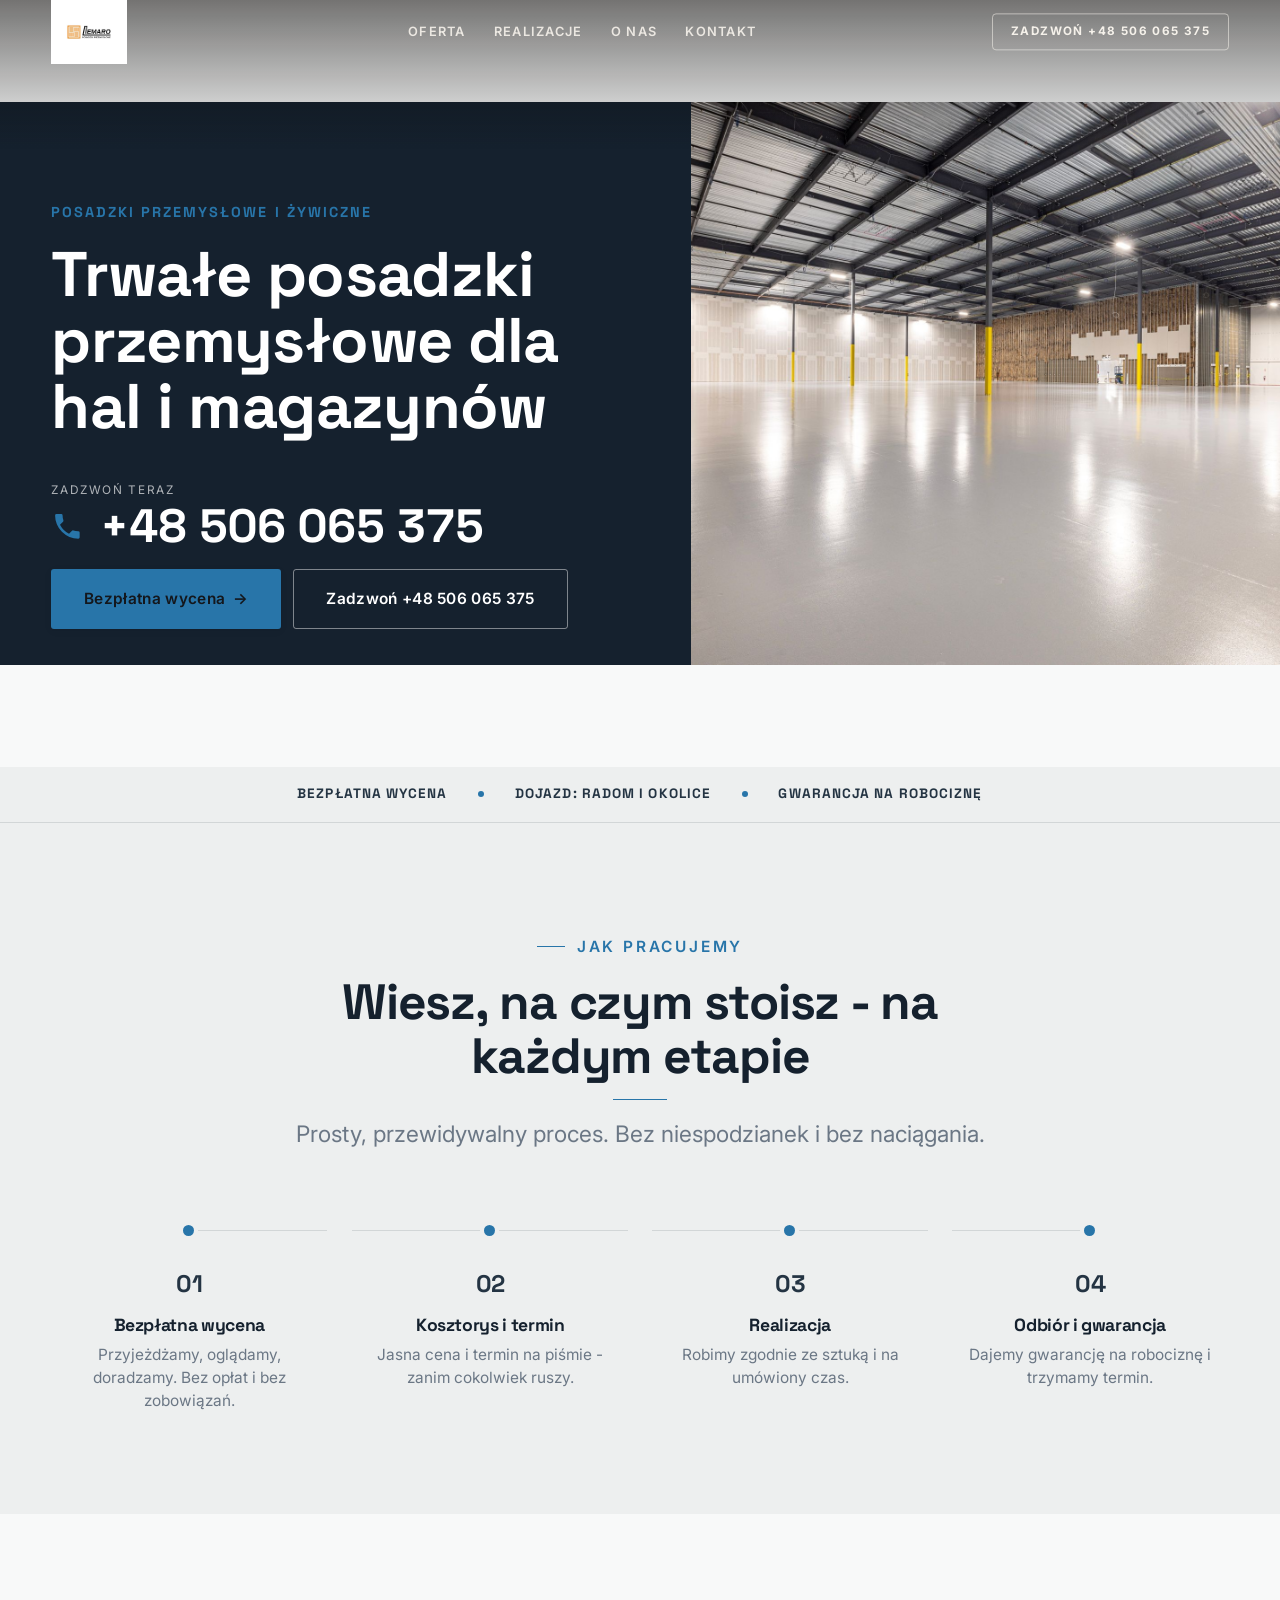
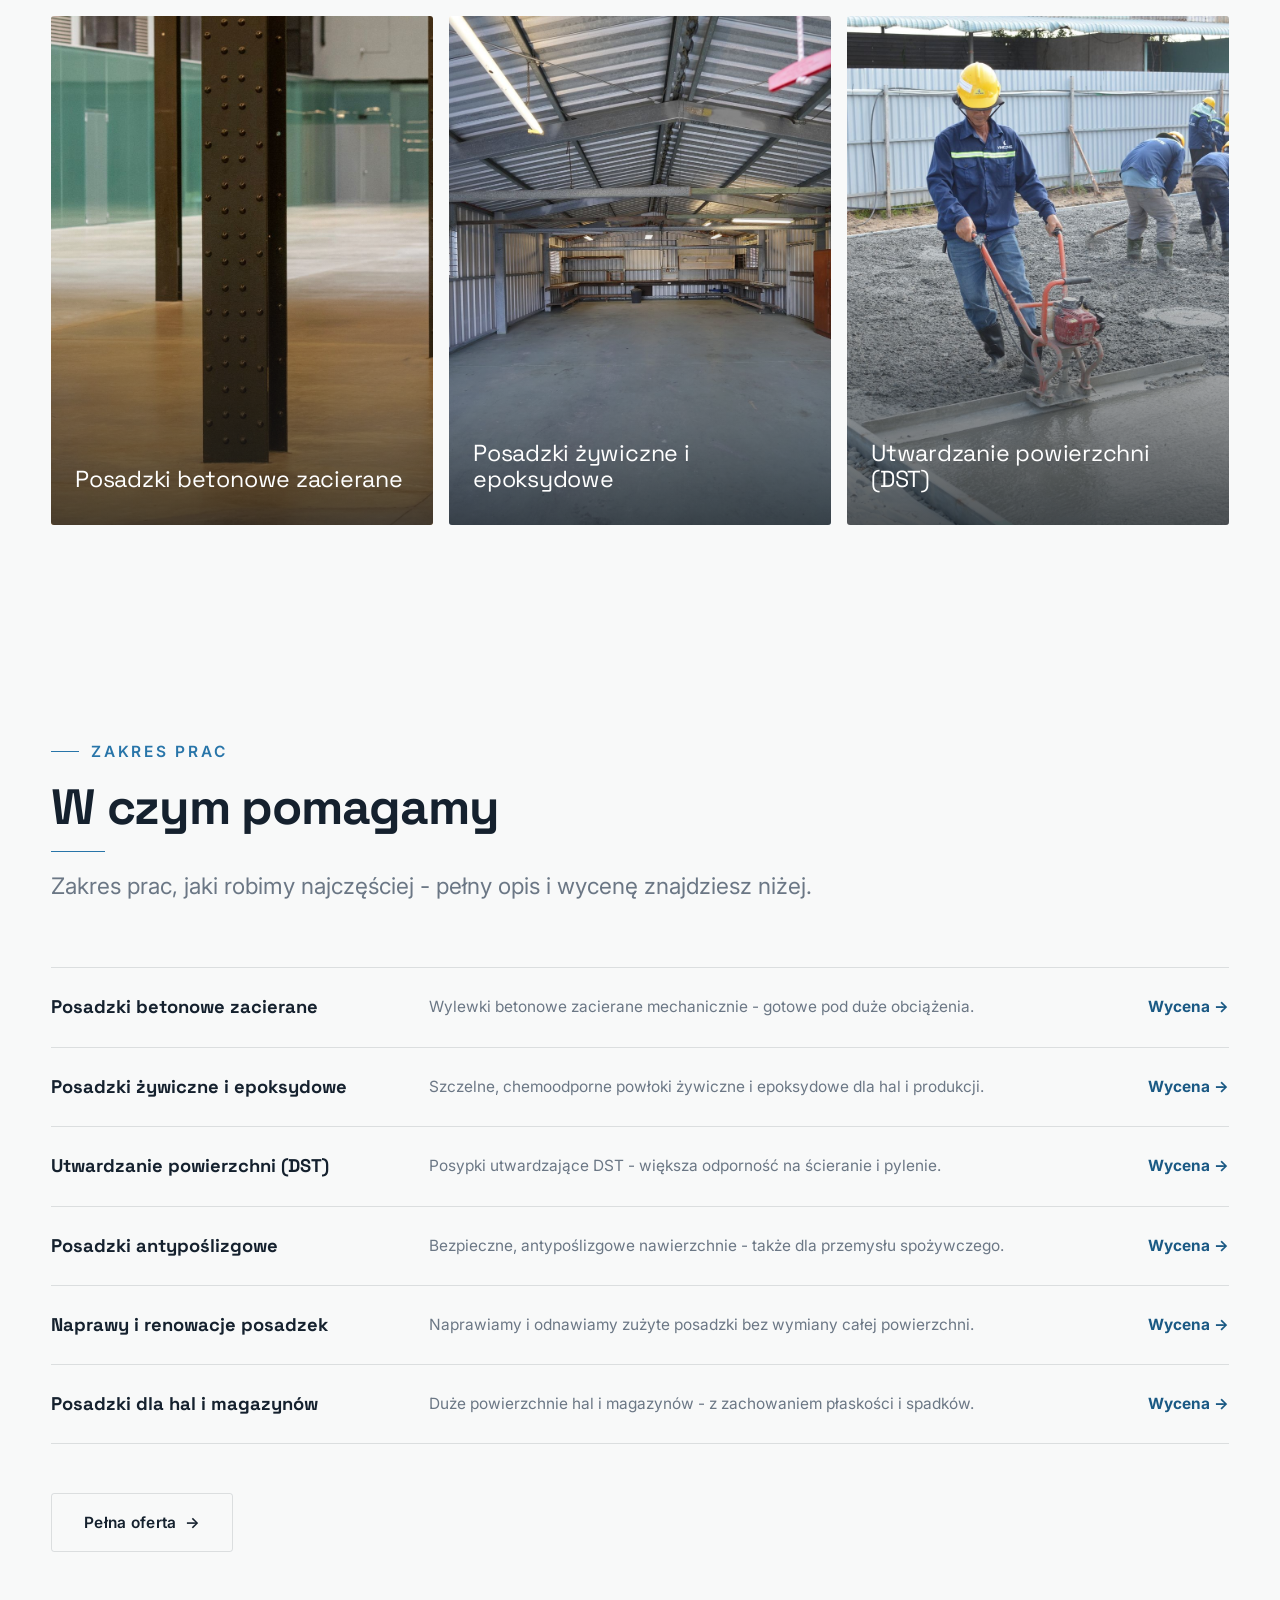
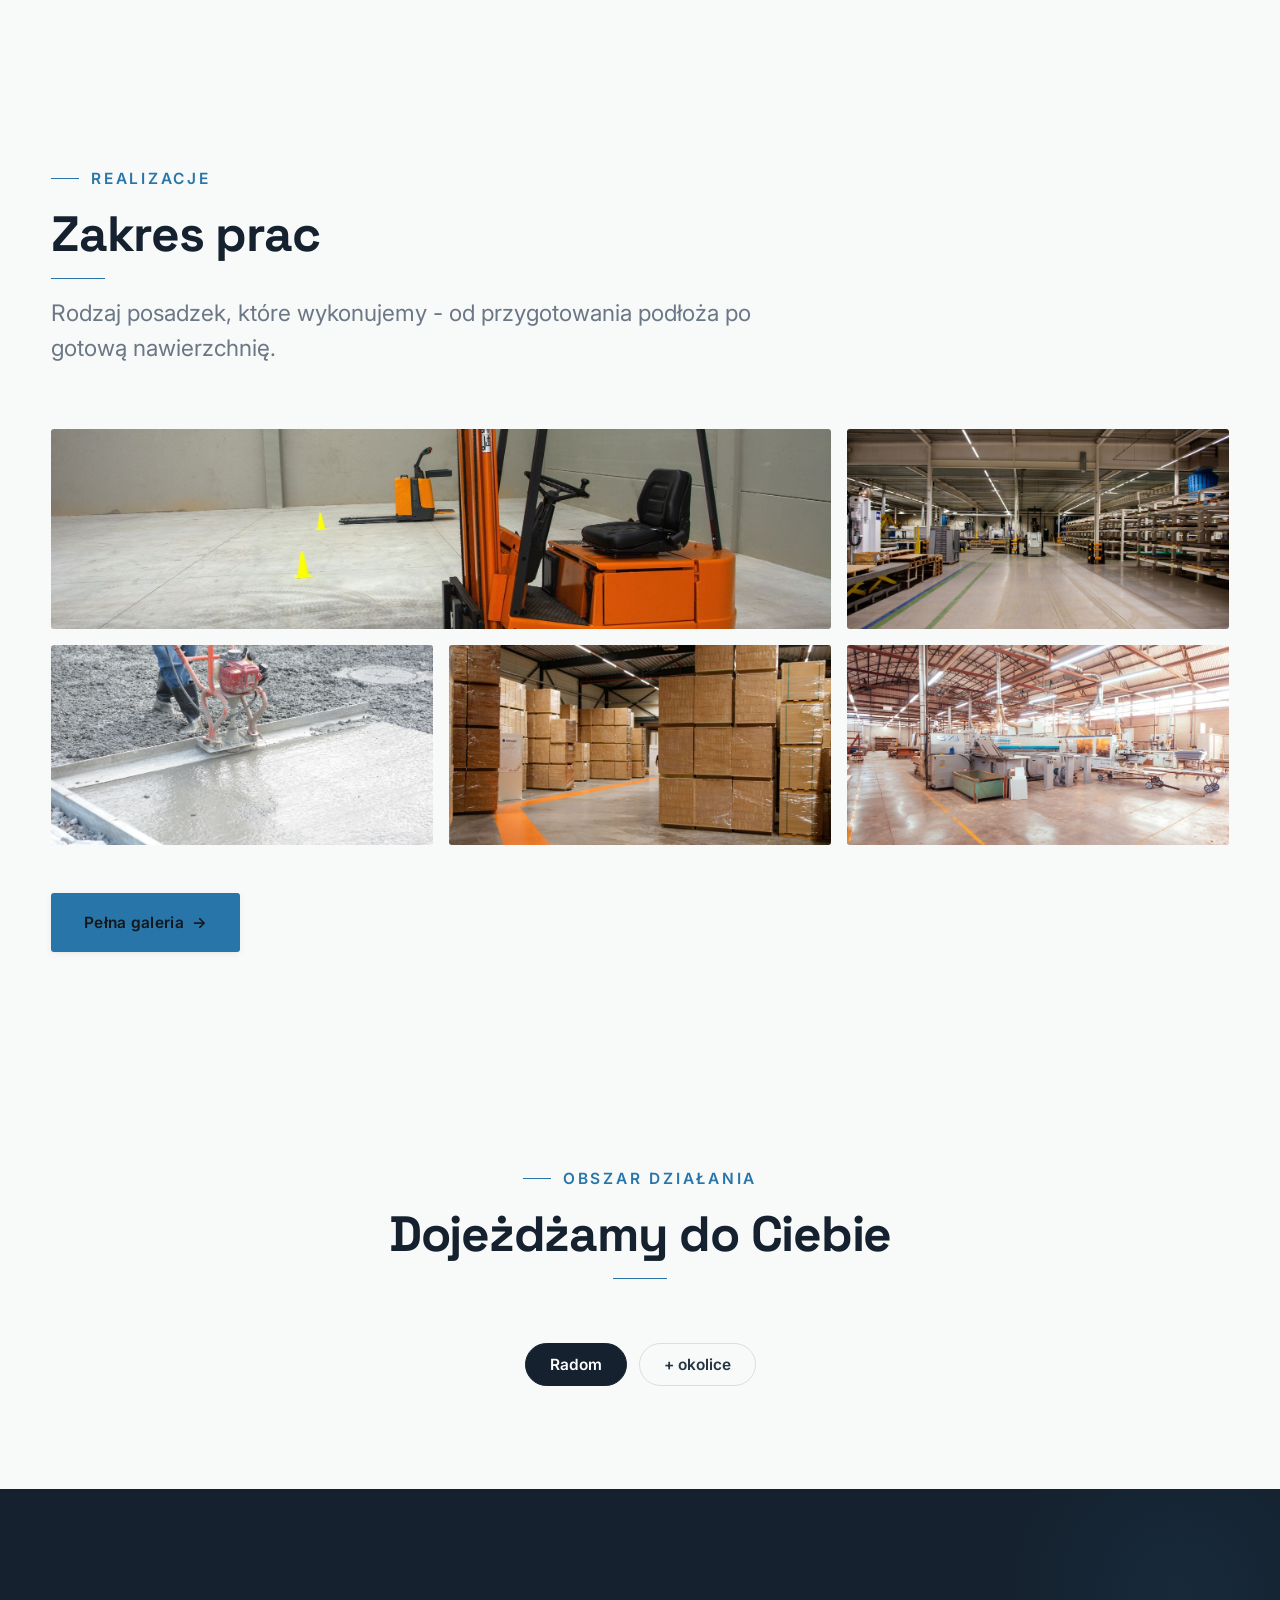
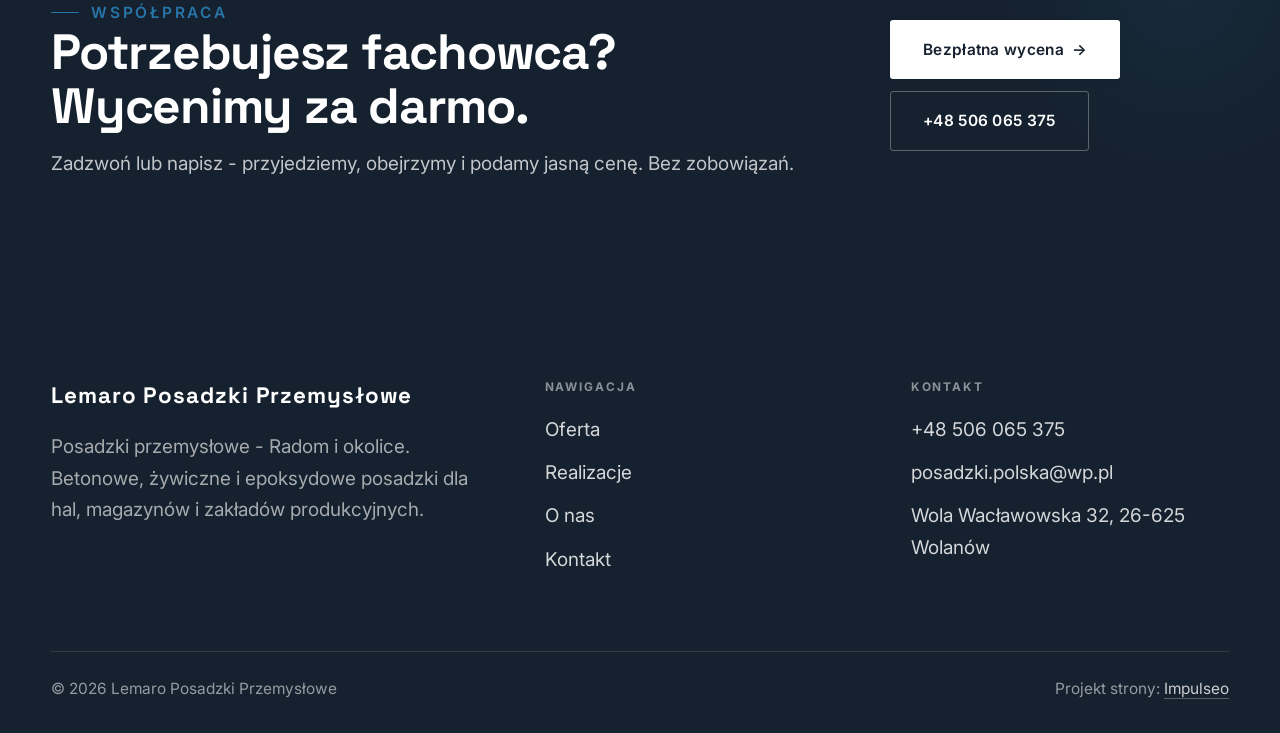
<file: index.html>
<!DOCTYPE html>
<html lang="pl">
<head>
<meta name="robots" content="noindex, nofollow">
<meta charset="UTF-8">
<meta name="viewport" content="width=device-width, initial-scale=1.0">
<title>Lemaro Posadzki Przemysłowe - Usługi budowlane · Radom</title>
<meta name="description" content="Lemaro Posadzki Przemysłowe - posadzki przemysłowe betonowe, żywiczne i epoksydowe dla hal, magazynów i zakładów. Radom i okolice. Wycena przed pracą, solidnie i terminowo. Zadzwoń i umów oględziny.">
<link rel="preconnect" href="https://fonts.googleapis.com">
<link rel="preconnect" href="https://fonts.gstatic.com" crossorigin>
<link href="https://fonts.googleapis.com/css2?family=Space+Grotesk:wght@500;600;700&family=Inter:wght@400;500;600&display=swap" rel="stylesheet">
<link rel="stylesheet" href="assets/styles.css">
</head>
<body>

<header class="nav">
  <div class="wrap nav-inner">
    <a class="brand brand-has-logo" href="index.html"><img class="brand-logo" src="img/logo.jpg" alt="Lemaro Posadzki Przemysłowe"></a>
    <nav class="nav-links">
      <a href="oferta.html">Oferta</a>
      <a href="realizacje.html">Realizacje</a>
      <a href="o-nas.html">O nas</a>
      <a href="kontakt.html">Kontakt</a>
      <a href="tel:+48506065375" class="btn btn-accent">Zadzwoń +48 506 065 375</a>
    </nav>
    <button class="nav-toggle" aria-label="Menu"><span></span><span></span><span></span></button>
  </div>
</header>

<section class="hero-fach">
  <img class="hf-photo" src="img/hero.jpg" alt="Lemaro Posadzki Przemysłowe">
  <div class="hf-panel">
      <span class="hf-kicker">Posadzki przemysłowe i żywiczne</span>
      <h1 class="hf-title">Trwałe posadzki przemysłowe dla hal i magazynów</h1>
      <a class="hf-phone" href="tel:+48506065375"><span class="hf-phone-lab">Zadzwoń teraz</span><span class="hf-phone-num"><svg class="ico-tel" width="16" height="16" viewBox="0 0 24 24" fill="none" aria-hidden="true"><path d="M6.6 10.8a15.5 15.5 0 0 0 6.6 6.6l2.2-2.2a1 1 0 0 1 1-.24 11.4 11.4 0 0 0 3.6.58 1 1 0 0 1 1 1V20a1 1 0 0 1-1 1A17 17 0 0 1 3 4a1 1 0 0 1 1-1h3.5a1 1 0 0 1 1 1c0 1.25.2 2.46.58 3.6a1 1 0 0 1-.25 1l-2.23 2.2Z" fill="currentColor"/></svg> +48 506 065 375</span></a>
      <div class="hf-actions">
        <a href="kontakt.html" class="btn btn-accent">Bezpłatna wycena <span class="arr">→</span></a>
        <a href="tel:+48506065375" class="btn btn-ghost hf-ghost">Zadzwoń +48 506 065 375</a>
      </div>
  </div>
</section>
<section class="fach-promise">
  <div class="wrap">
    <ul class="fp-row reveal"><li>Bezpłatna wycena</li><li>Dojazd: Radom i okolice</li><li>Gwarancja na robociznę</li></ul>
  </div>
</section>
<section class="proces fachowcy">
  <div class="wrap">
    <div class="head center reveal">
      <span class="eyebrow">Jak pracujemy</span>
      <h2>Wiesz, na czym stoisz - na każdym etapie</h2>
      <p>Prosty, przewidywalny proces. Bez niespodzianek i bez naciągania.</p>
    </div>
    <ol class="proces-line">
      <li class="reveal"><span class="pno">01</span><h3>Bezpłatna wycena</h3><p>Przyjeżdżamy, oglądamy, doradzamy. Bez opłat i bez zobowiązań.</p></li>
      <li class="reveal"><span class="pno">02</span><h3>Kosztorys i termin</h3><p>Jasna cena i termin na piśmie - zanim cokolwiek ruszy.</p></li>
      <li class="reveal"><span class="pno">03</span><h3>Realizacja</h3><p>Robimy zgodnie ze sztuką i na umówiony czas.</p></li>
      <li class="reveal"><span class="pno">04</span><h3>Odbiór i gwarancja</h3><p>Dajemy gwarancję na robociznę i trzymamy termin.</p></li>
    </ol>
  </div>
</section>
<section class="gateways-band">
  <div class="wrap">
    <div class="gateways">
      <a href="oferta.html" class="gateway reveal"><img src="img/g1.jpg" alt="Posadzki betonowe zacierane" loading="lazy"><span class="g-ttl">Posadzki betonowe zacierane</span></a>
      <a href="oferta.html" class="gateway reveal"><img src="img/g2.jpg" alt="Posadzki żywiczne i epoksydowe" loading="lazy"><span class="g-ttl">Posadzki żywiczne i epoksydowe</span></a>
      <a href="oferta.html" class="gateway reveal"><img src="img/g3.jpg" alt="Utwardzanie powierzchni (DST)" loading="lazy"><span class="g-ttl">Utwardzanie powierzchni (DST)</span></a>
    </div>
  </div>
</section>
<section class="fach-uslugi">
  <div class="wrap">
    <div class="head reveal">
      <span class="eyebrow">Zakres prac</span>
      <h2>W czym pomagamy</h2>
      <p>Zakres prac, jaki robimy najczęściej - pełny opis i wycenę znajdziesz niżej.</p>
    </div>
    <ul class="fu-list">
      <li class="fu-row reveal"><div class="fu-name">Posadzki betonowe zacierane</div><div class="fu-desc">Wylewki betonowe zacierane mechanicznie - gotowe pod duże obciążenia.</div><a class="fu-cta" href="kontakt.html">Wycena <span class="arr">→</span></a></li>
      <li class="fu-row reveal"><div class="fu-name">Posadzki żywiczne i epoksydowe</div><div class="fu-desc">Szczelne, chemoodporne powłoki żywiczne i epoksydowe dla hal i produkcji.</div><a class="fu-cta" href="kontakt.html">Wycena <span class="arr">→</span></a></li>
      <li class="fu-row reveal"><div class="fu-name">Utwardzanie powierzchni (DST)</div><div class="fu-desc">Posypki utwardzające DST - większa odporność na ścieranie i pylenie.</div><a class="fu-cta" href="kontakt.html">Wycena <span class="arr">→</span></a></li>
      <li class="fu-row reveal"><div class="fu-name">Posadzki antypoślizgowe</div><div class="fu-desc">Bezpieczne, antypoślizgowe nawierzchnie - także dla przemysłu spożywczego.</div><a class="fu-cta" href="kontakt.html">Wycena <span class="arr">→</span></a></li>
      <li class="fu-row reveal"><div class="fu-name">Naprawy i renowacje posadzek</div><div class="fu-desc">Naprawiamy i odnawiamy zużyte posadzki bez wymiany całej powierzchni.</div><a class="fu-cta" href="kontakt.html">Wycena <span class="arr">→</span></a></li>
      <li class="fu-row reveal"><div class="fu-name">Posadzki dla hal i magazynów</div><div class="fu-desc">Duże powierzchnie hal i magazynów - z zachowaniem płaskości i spadków.</div><a class="fu-cta" href="kontakt.html">Wycena <span class="arr">→</span></a></li>
    </ul>
    <div style="margin-top:var(--space-7)" class="reveal"><a href="oferta.html" class="btn btn-ghost">Pełna oferta <span class="arr">→</span></a></div>
  </div>
</section>
<section>
  <div class="wrap">
    <div class="head reveal">
      <span class="eyebrow">Realizacje</span>
      <h2>Zakres prac</h2>
      <p>Rodzaj posadzek, które wykonujemy - od przygotowania podłoża po gotową nawierzchnię.</p>
    </div>
    <div class="gallery">
      <div class="tile t-two3 reveal"><img src="img/g4.jpg" alt="Posadzka żywiczna w hali" loading="lazy"><div class="cap">Posadzka żywiczna w hali</div></div>
      <div class="tile t-third reveal"><img src="img/g5.jpg" alt="Ekipa przy wylewce" loading="lazy"><div class="cap">Ekipa przy wylewce</div></div>
      <div class="tile t-third reveal"><img src="img/g6.jpg" alt="Gotowa posadzka przemysłowa" loading="lazy"><div class="cap">Gotowa posadzka przemysłowa</div></div>
      <div class="tile t-third reveal"><img src="img/g7.jpg" alt="Lemaro Posadzki Przemysłowe" loading="lazy"></div>
      <div class="tile t-third reveal"><img src="img/g8.jpg" alt="Lemaro Posadzki Przemysłowe" loading="lazy"></div>
    </div>
    <div style="margin-top:var(--space-7)" class="reveal"><a href="realizacje.html" class="btn btn-accent">Pełna galeria <span class="arr">→</span></a></div>
  </div>
</section>
<section class="obszar">
  <div class="wrap">
    <div class="head center reveal">
      <span class="eyebrow">Obszar działania</span>
      <h2>Dojeżdżamy do Ciebie</h2>
    </div>
    <ul class="obszar-list reveal"><li class="is-home">Radom</li><li>+ okolice</li></ul>
  </div>
</section>
<section class="cta">
  <div class="wrap">
    <div class="reveal">
      <span class="eyebrow">Współpraca</span>
      <h2>Potrzebujesz fachowca? Wycenimy za darmo.</h2>
      <p>Zadzwoń lub napisz - przyjedziemy, obejrzymy i podamy jasną cenę. Bez zobowiązań.</p>
    </div>
    <div class="cta-actions reveal">
      <a href="kontakt.html" class="btn btn-light">Bezpłatna wycena <span class="arr">→</span></a>
      <a href="tel:+48506065375" class="btn btn-ghost" style="color:#fff;border-color:rgba(255,255,255,.3)">+48 506 065 375</a>
    </div>
  </div>
</section>

<footer>
  <div class="wrap">
    <div class="foot-grid">
      <div class="foot-brand">
        <div class="name">Lemaro Posadzki Przemysłowe</div>
        <p>Posadzki przemysłowe - Radom i okolice. Betonowe, żywiczne i epoksydowe posadzki dla hal, magazynów i zakładów produkcyjnych.</p>
      </div>
      <div class="foot-col">
        <h4>Nawigacja</h4>
        <a href="oferta.html">Oferta</a>
        <a href="realizacje.html">Realizacje</a>
        <a href="o-nas.html">O nas</a>
        <a href="kontakt.html">Kontakt</a>
      </div>
      <div class="foot-col">
        <h4>Kontakt</h4>
        <a href="tel:+48506065375">+48 506 065 375</a>
        <a href="mailto:posadzki.polska@wp.pl">posadzki.polska@wp.pl</a>
        <p>Wola Wacławowska 32, 26-625 Wolanów</p>
      </div>
    </div>
    <div class="foot-bot">
      <span>© 2026 Lemaro Posadzki Przemysłowe</span>
      <span>Projekt strony: <a class="foot-credit" href="https://impulseo.pl" target="_blank" rel="noopener">Impulseo</a></span>
    </div>
  </div>
</footer>
<div class="sticky-call"><a class="sc-call" href="tel:+48506065375"><svg class="ico-tel" width="16" height="16" viewBox="0 0 24 24" fill="none" aria-hidden="true"><path d="M6.6 10.8a15.5 15.5 0 0 0 6.6 6.6l2.2-2.2a1 1 0 0 1 1-.24 11.4 11.4 0 0 0 3.6.58 1 1 0 0 1 1 1V20a1 1 0 0 1-1 1A17 17 0 0 1 3 4a1 1 0 0 1 1-1h3.5a1 1 0 0 1 1 1c0 1.25.2 2.46.58 3.6a1 1 0 0 1-.25 1l-2.23 2.2Z" fill="currentColor"/></svg> Zadzwoń</a><a class="sc-quote" href="kontakt.html">Bezpłatna wycena</a></div>

<script src="assets/main.js"></script>
</body>
</html>
</file>
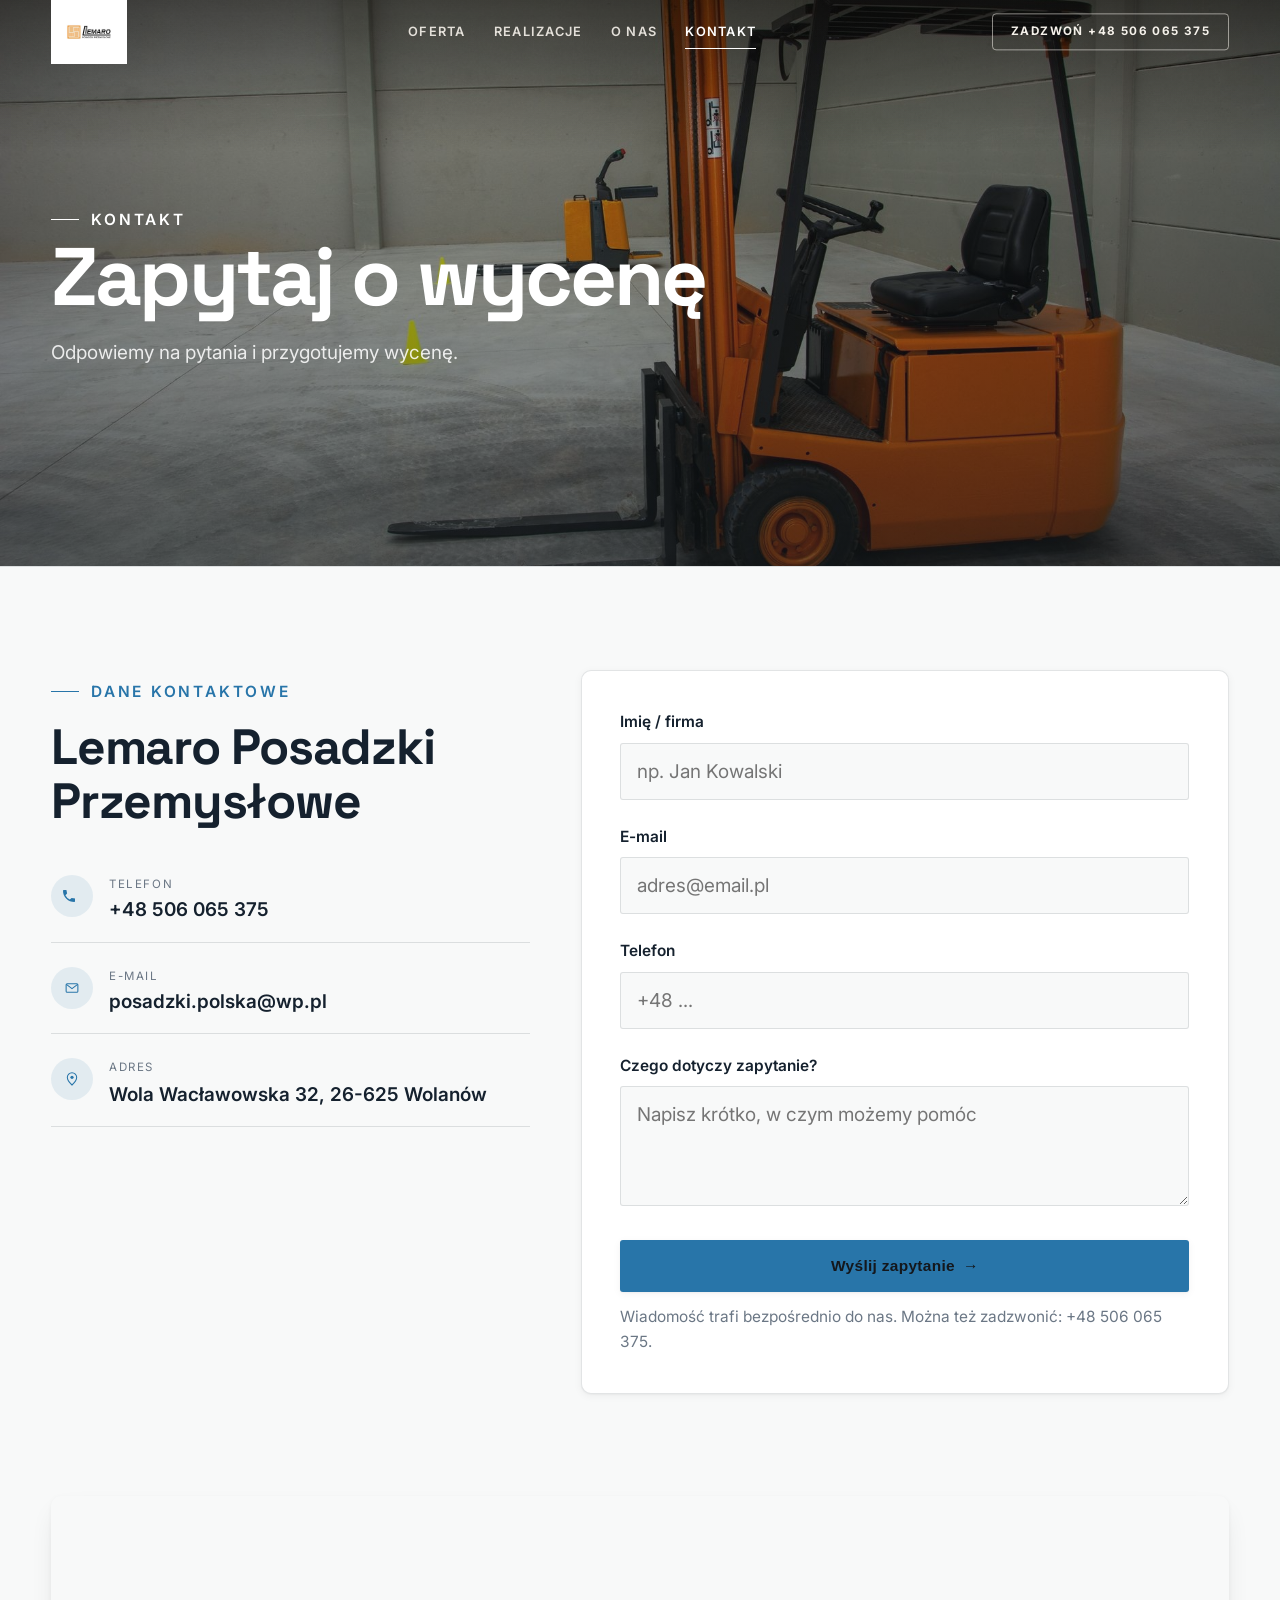
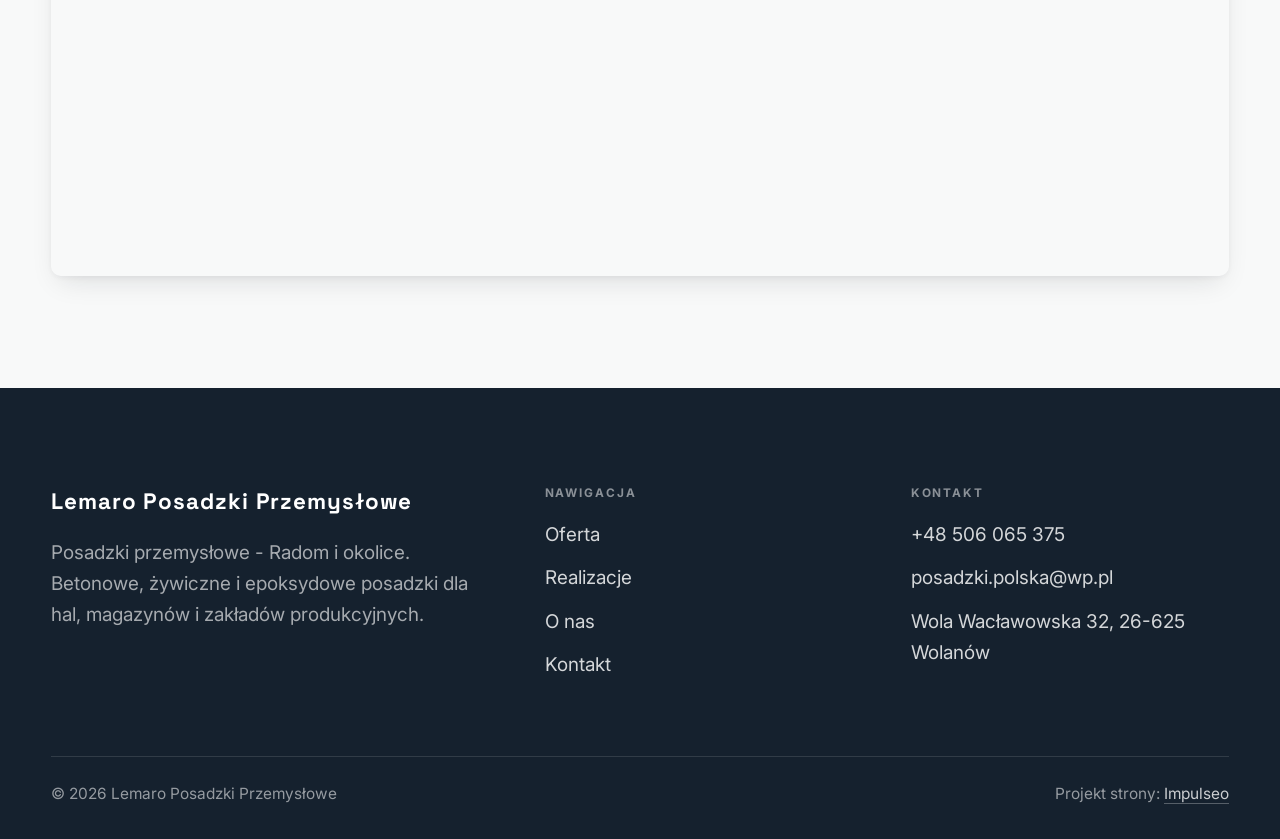
<file: kontakt.html>
<!DOCTYPE html>
<html lang="pl">
<head>
<meta name="robots" content="noindex, nofollow">
<meta charset="UTF-8">
<meta name="viewport" content="width=device-width, initial-scale=1.0">
<title>Kontakt - Lemaro Posadzki Przemysłowe</title>
<meta name="description" content="Kontakt Lemaro Posadzki Przemysłowe - Wola Wacławowska 32, 26-625 Wolanów">
<link rel="preconnect" href="https://fonts.googleapis.com">
<link rel="preconnect" href="https://fonts.gstatic.com" crossorigin>
<link href="https://fonts.googleapis.com/css2?family=Space+Grotesk:wght@500;600;700&family=Inter:wght@400;500;600&display=swap" rel="stylesheet">
<link rel="stylesheet" href="assets/styles.css">
</head>
<body>

<header class="nav">
  <div class="wrap nav-inner">
    <a class="brand brand-has-logo" href="index.html"><img class="brand-logo" src="img/logo.jpg" alt="Lemaro Posadzki Przemysłowe"></a>
    <nav class="nav-links">
      <a href="oferta.html">Oferta</a>
      <a href="realizacje.html">Realizacje</a>
      <a href="o-nas.html">O nas</a>
      <a href="kontakt.html" class="active">Kontakt</a>
      <a href="tel:+48506065375" class="btn btn-accent">Zadzwoń +48 506 065 375</a>
    </nav>
    <button class="nav-toggle" aria-label="Menu"><span></span><span></span><span></span></button>
  </div>
</header>

<section class="pagehead">
  <img src="img/g4.jpg" alt="Lemaro Posadzki Przemysłowe - Zapytaj o wycenę">
  <div class="wrap">
    <span class="eyebrow">Kontakt</span>
    <h1>Zapytaj o wycenę</h1>
    <p>Odpowiemy na pytania i przygotujemy wycenę.</p>
  </div>
</section>
<section>
  <div class="wrap contact-grid">
    <div class="reveal">
      <span class="eyebrow">Dane kontaktowe</span>
      <h2 style="margin:var(--space-4) 0 var(--space-6)">Lemaro Posadzki Przemysłowe</h2>
      <div class="info-list">
        <div class="info-row"><div class="ic"><svg class="ico-tel" width="16" height="16" viewBox="0 0 24 24" fill="none" aria-hidden="true"><path d="M6.6 10.8a15.5 15.5 0 0 0 6.6 6.6l2.2-2.2a1 1 0 0 1 1-.24 11.4 11.4 0 0 0 3.6.58 1 1 0 0 1 1 1V20a1 1 0 0 1-1 1A17 17 0 0 1 3 4a1 1 0 0 1 1-1h3.5a1 1 0 0 1 1 1c0 1.25.2 2.46.58 3.6a1 1 0 0 1-.25 1l-2.23 2.2Z" fill="currentColor"/></svg></div><div><div class="lbl">Telefon</div><a class="val" href="tel:+48506065375">+48 506 065 375</a></div></div>
        <div class="info-row"><div class="ic"><svg class="ico-mail" width="16" height="16" viewBox="0 0 24 24" fill="none" aria-hidden="true"><rect x="3.2" y="5.5" width="17.6" height="13" rx="1.6" stroke="currentColor" stroke-width="1.6"/><path d="M4 7l8 6 8-6" stroke="currentColor" stroke-width="1.6" stroke-linecap="round" stroke-linejoin="round"/></svg></div><div><div class="lbl">E-mail</div><a class="val" href="mailto:posadzki.polska@wp.pl">posadzki.polska@wp.pl</a></div></div>
        <div class="info-row"><div class="ic"><svg class="ico-pin" width="16" height="16" viewBox="0 0 24 24" fill="none" aria-hidden="true"><path d="M12 21s7-6.1 7-11.5A7 7 0 0 0 5 9.5C5 14.9 12 21 12 21Z" stroke="currentColor" stroke-width="1.6" fill="none"/><circle cx="12" cy="9.5" r="2.4" fill="currentColor"/></svg></div><div><div class="lbl">Adres</div><div class="val">Wola Wacławowska 32, 26-625 Wolanów</div></div></div>
      </div>
    </div>
    <div class="reveal">
      <form class="form" action="https://formsubmit.co/posadzki.polska@wp.pl" method="POST">
        <input type="hidden" name="_subject" value="Zapytanie ze strony Lemaro Posadzki Przemysłowe">
        <input type="hidden" name="_captcha" value="false">
        <input type="hidden" name="_template" value="table">
        <div class="fld"><label for="name">Imię / firma</label><input id="name" name="name" type="text" placeholder="np. Jan Kowalski" required></div>
        <div class="fld"><label for="email">E-mail</label><input id="email" name="email" type="email" placeholder="adres@email.pl" required></div>
        <div class="fld"><label for="phone">Telefon</label><input id="phone" name="phone" type="tel" placeholder="+48 ..."></div>
        <div class="fld"><label for="msg">Czego dotyczy zapytanie?</label><textarea id="msg" name="message" placeholder="Napisz krótko, w czym możemy pomóc" required></textarea></div>
        <button type="submit" class="btn btn-accent" style="width:100%;justify-content:center">Wyślij zapytanie <span class="arr">→</span></button>
        <p class="note">Wiadomość trafi bezpośrednio do nas. Można też zadzwonić: +48 506 065 375.</p>
      </form>
    </div>
  </div>
</section>
<section style="padding-top:0">
  <div class="wrap reveal">
    <iframe class="map" title="Lemaro Posadzki Przemysłowe - Radom" src="https://maps.google.com/maps?q=51.393577%2C21.022361&z=15&output=embed" loading="lazy" referrerpolicy="no-referrer-when-downgrade"></iframe>
  </div>
</section>

<footer>
  <div class="wrap">
    <div class="foot-grid">
      <div class="foot-brand">
        <div class="name">Lemaro Posadzki Przemysłowe</div>
        <p>Posadzki przemysłowe - Radom i okolice. Betonowe, żywiczne i epoksydowe posadzki dla hal, magazynów i zakładów produkcyjnych.</p>
      </div>
      <div class="foot-col">
        <h4>Nawigacja</h4>
        <a href="oferta.html">Oferta</a>
        <a href="realizacje.html">Realizacje</a>
        <a href="o-nas.html">O nas</a>
        <a href="kontakt.html">Kontakt</a>
      </div>
      <div class="foot-col">
        <h4>Kontakt</h4>
        <a href="tel:+48506065375">+48 506 065 375</a>
        <a href="mailto:posadzki.polska@wp.pl">posadzki.polska@wp.pl</a>
        <p>Wola Wacławowska 32, 26-625 Wolanów</p>
      </div>
    </div>
    <div class="foot-bot">
      <span>© 2026 Lemaro Posadzki Przemysłowe</span>
      <span>Projekt strony: <a class="foot-credit" href="https://impulseo.pl" target="_blank" rel="noopener">Impulseo</a></span>
    </div>
  </div>
</footer>
<div class="sticky-call"><a class="sc-call" href="tel:+48506065375"><svg class="ico-tel" width="16" height="16" viewBox="0 0 24 24" fill="none" aria-hidden="true"><path d="M6.6 10.8a15.5 15.5 0 0 0 6.6 6.6l2.2-2.2a1 1 0 0 1 1-.24 11.4 11.4 0 0 0 3.6.58 1 1 0 0 1 1 1V20a1 1 0 0 1-1 1A17 17 0 0 1 3 4a1 1 0 0 1 1-1h3.5a1 1 0 0 1 1 1c0 1.25.2 2.46.58 3.6a1 1 0 0 1-.25 1l-2.23 2.2Z" fill="currentColor"/></svg> Zadzwoń</a><a class="sc-quote" href="kontakt.html">Bezpłatna wycena</a></div>

<script src="assets/main.js"></script>
</body>
</html>
</file>
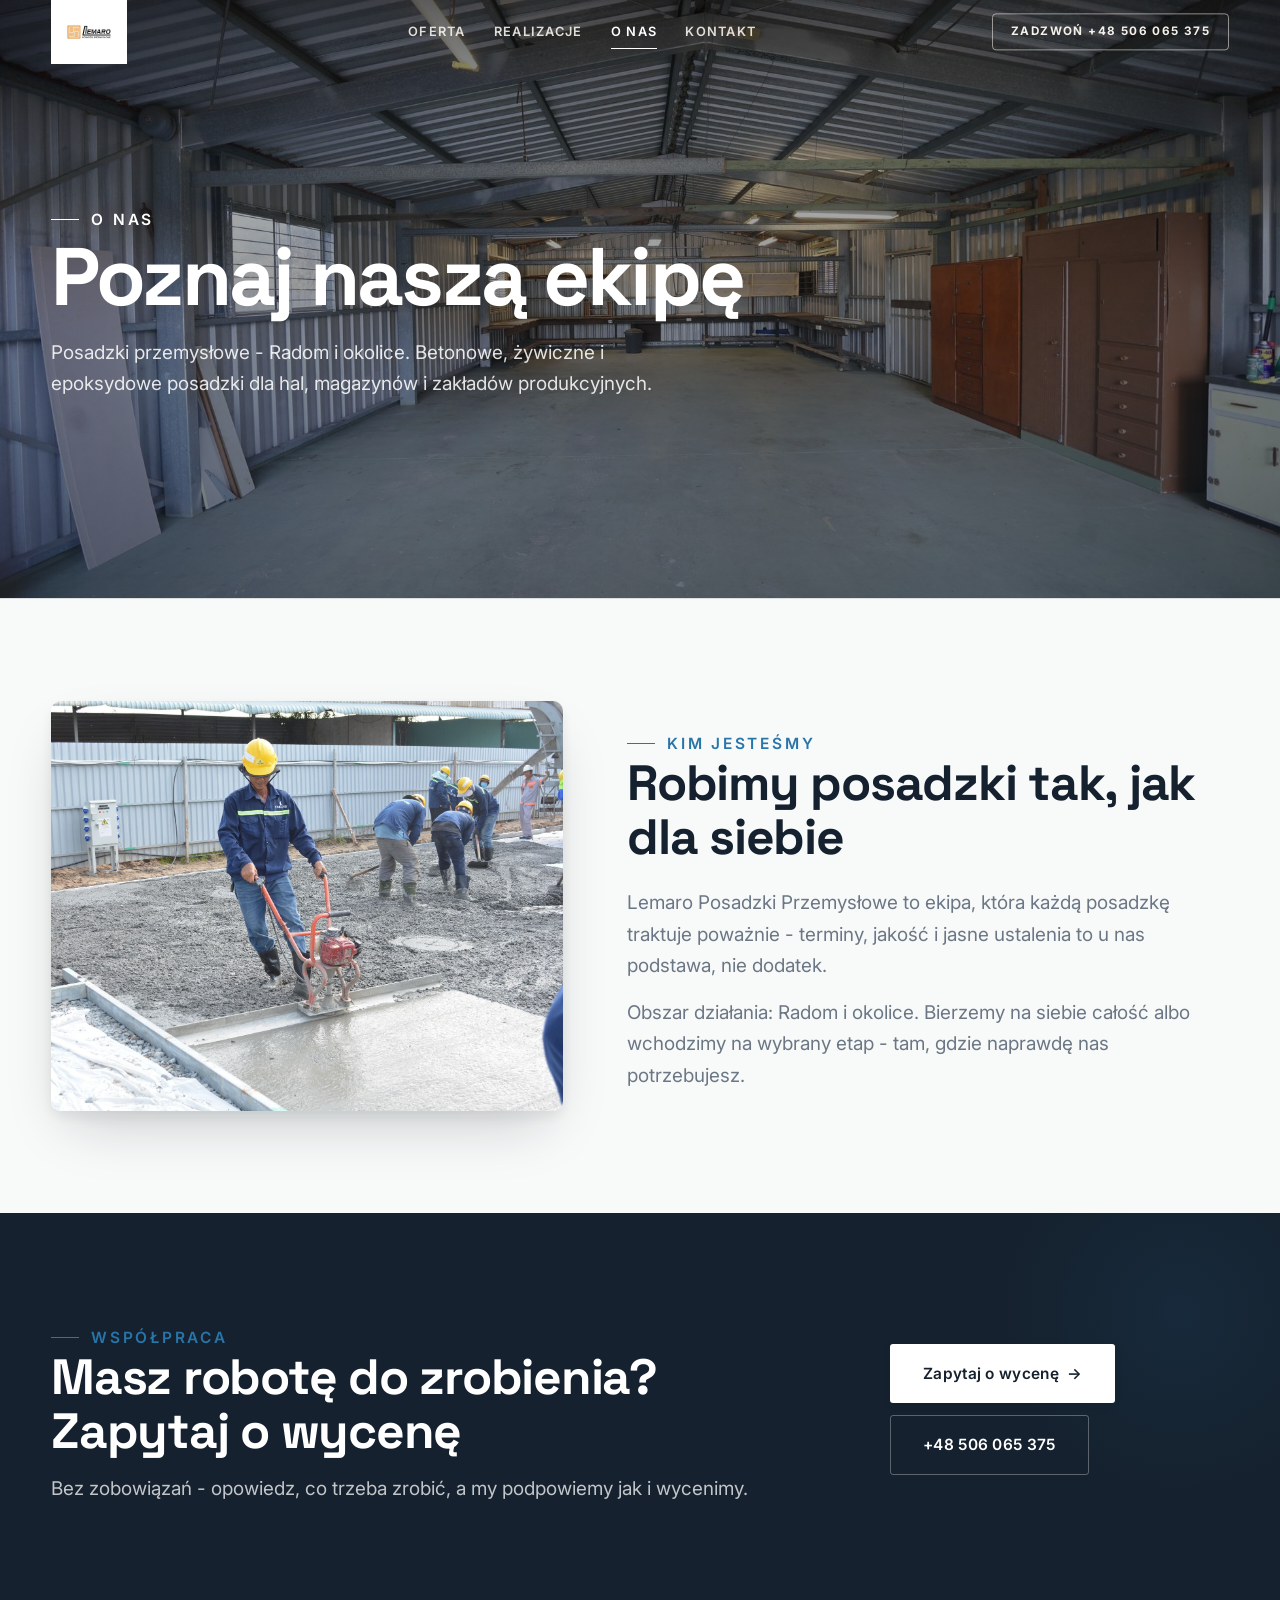
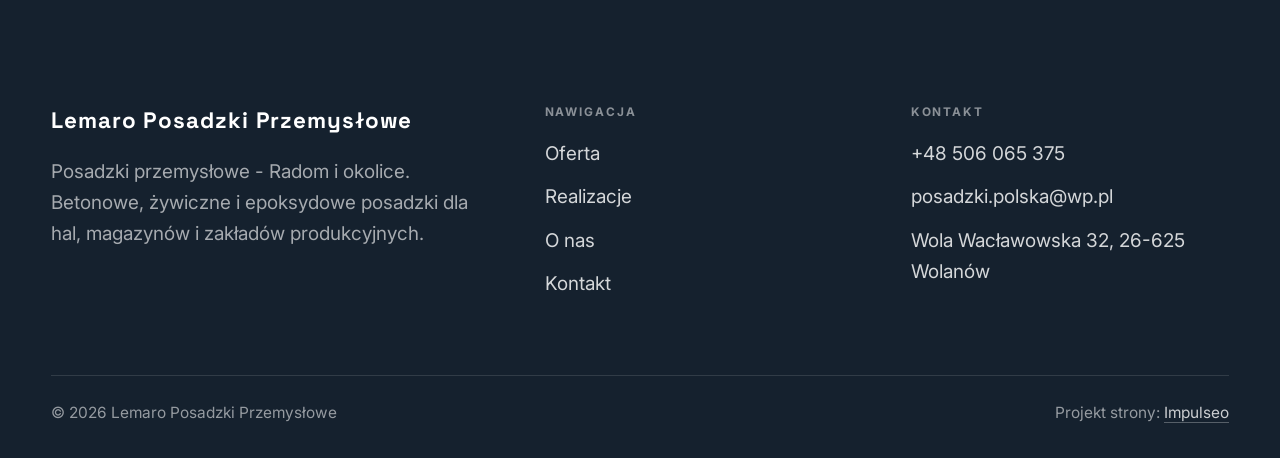
<file: o-nas.html>
<!DOCTYPE html>
<html lang="pl">
<head>
<meta name="robots" content="noindex, nofollow">
<meta charset="UTF-8">
<meta name="viewport" content="width=device-width, initial-scale=1.0">
<title>O nas - Lemaro Posadzki Przemysłowe</title>
<meta name="description" content="Lemaro Posadzki Przemysłowe - posadzki przemysłowe betonowe, żywiczne i epoksydowe dla hal, magazynów i zakładów. Radom i okolice. Wycena przed pracą, solidnie i terminowo. Zadzwoń i umów oględziny.">
<link rel="preconnect" href="https://fonts.googleapis.com">
<link rel="preconnect" href="https://fonts.gstatic.com" crossorigin>
<link href="https://fonts.googleapis.com/css2?family=Space+Grotesk:wght@500;600;700&family=Inter:wght@400;500;600&display=swap" rel="stylesheet">
<link rel="stylesheet" href="assets/styles.css">
</head>
<body>

<header class="nav">
  <div class="wrap nav-inner">
    <a class="brand brand-has-logo" href="index.html"><img class="brand-logo" src="img/logo.jpg" alt="Lemaro Posadzki Przemysłowe"></a>
    <nav class="nav-links">
      <a href="oferta.html">Oferta</a>
      <a href="realizacje.html">Realizacje</a>
      <a href="o-nas.html" class="active">O nas</a>
      <a href="kontakt.html">Kontakt</a>
      <a href="tel:+48506065375" class="btn btn-accent">Zadzwoń +48 506 065 375</a>
    </nav>
    <button class="nav-toggle" aria-label="Menu"><span></span><span></span><span></span></button>
  </div>
</header>

<section class="pagehead">
  <img src="img/g2.jpg" alt="Lemaro Posadzki Przemysłowe - Poznaj naszą ekipę">
  <div class="wrap">
    <span class="eyebrow">O nas</span>
    <h1>Poznaj naszą ekipę</h1>
    <p>Posadzki przemysłowe - Radom i okolice. Betonowe, żywiczne i epoksydowe posadzki dla hal, magazynów i zakładów produkcyjnych.</p>
  </div>
</section>
<section>
  <div class="wrap split">
    <div class="split-art reveal"><img src="img/g3.jpg" alt="Lemaro Posadzki Przemysłowe" loading="lazy"></div>
    <div class="split-copy reveal">
      <span class="eyebrow">Kim jesteśmy</span>
      <h2>Robimy posadzki tak, jak dla siebie</h2>
      <p class="muted">Lemaro Posadzki Przemysłowe to ekipa, która każdą posadzkę traktuje poważnie - terminy, jakość i jasne ustalenia to u nas podstawa, nie dodatek.</p>
      <p class="muted">Obszar działania: Radom i okolice. Bierzemy na siebie całość albo wchodzimy na wybrany etap - tam, gdzie naprawdę nas potrzebujesz.</p>
    </div>
  </div>
</section>


<section class="cta">
  <div class="wrap">
    <div class="reveal">
      <span class="eyebrow">Współpraca</span>
      <h2>Masz robotę do zrobienia? Zapytaj o wycenę</h2>
      <p>Bez zobowiązań - opowiedz, co trzeba zrobić, a my podpowiemy jak i wycenimy.</p>
    </div>
    <div class="cta-actions reveal">
      <a href="kontakt.html" class="btn btn-light">Zapytaj o wycenę <span class="arr">→</span></a>
      <a href="tel:+48506065375" class="btn btn-ghost" style="color:#fff;border-color:rgba(255,255,255,.3)">+48 506 065 375</a>
    </div>
  </div>
</section>

<footer>
  <div class="wrap">
    <div class="foot-grid">
      <div class="foot-brand">
        <div class="name">Lemaro Posadzki Przemysłowe</div>
        <p>Posadzki przemysłowe - Radom i okolice. Betonowe, żywiczne i epoksydowe posadzki dla hal, magazynów i zakładów produkcyjnych.</p>
      </div>
      <div class="foot-col">
        <h4>Nawigacja</h4>
        <a href="oferta.html">Oferta</a>
        <a href="realizacje.html">Realizacje</a>
        <a href="o-nas.html">O nas</a>
        <a href="kontakt.html">Kontakt</a>
      </div>
      <div class="foot-col">
        <h4>Kontakt</h4>
        <a href="tel:+48506065375">+48 506 065 375</a>
        <a href="mailto:posadzki.polska@wp.pl">posadzki.polska@wp.pl</a>
        <p>Wola Wacławowska 32, 26-625 Wolanów</p>
      </div>
    </div>
    <div class="foot-bot">
      <span>© 2026 Lemaro Posadzki Przemysłowe</span>
      <span>Projekt strony: <a class="foot-credit" href="https://impulseo.pl" target="_blank" rel="noopener">Impulseo</a></span>
    </div>
  </div>
</footer>
<div class="sticky-call"><a class="sc-call" href="tel:+48506065375"><svg class="ico-tel" width="16" height="16" viewBox="0 0 24 24" fill="none" aria-hidden="true"><path d="M6.6 10.8a15.5 15.5 0 0 0 6.6 6.6l2.2-2.2a1 1 0 0 1 1-.24 11.4 11.4 0 0 0 3.6.58 1 1 0 0 1 1 1V20a1 1 0 0 1-1 1A17 17 0 0 1 3 4a1 1 0 0 1 1-1h3.5a1 1 0 0 1 1 1c0 1.25.2 2.46.58 3.6a1 1 0 0 1-.25 1l-2.23 2.2Z" fill="currentColor"/></svg> Zadzwoń</a><a class="sc-quote" href="kontakt.html">Bezpłatna wycena</a></div>

<script src="assets/main.js"></script>
</body>
</html>
</file>
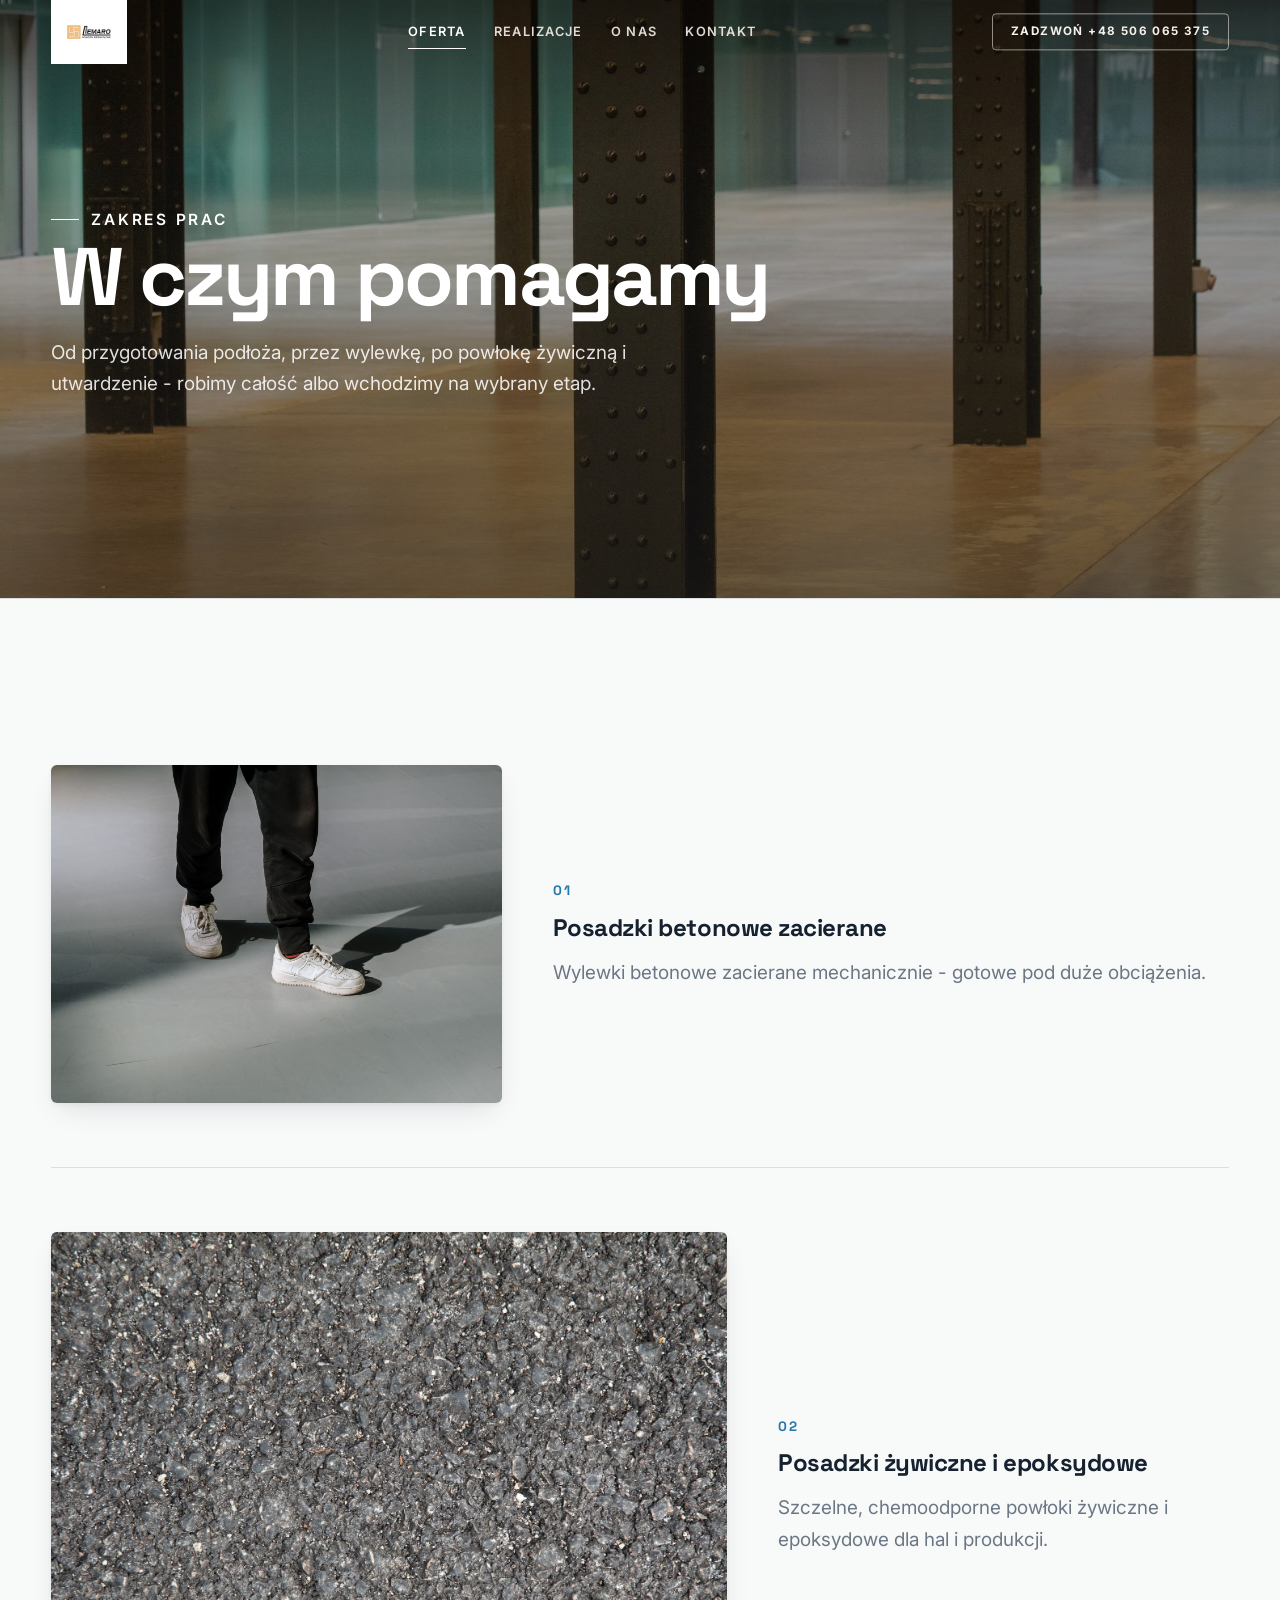
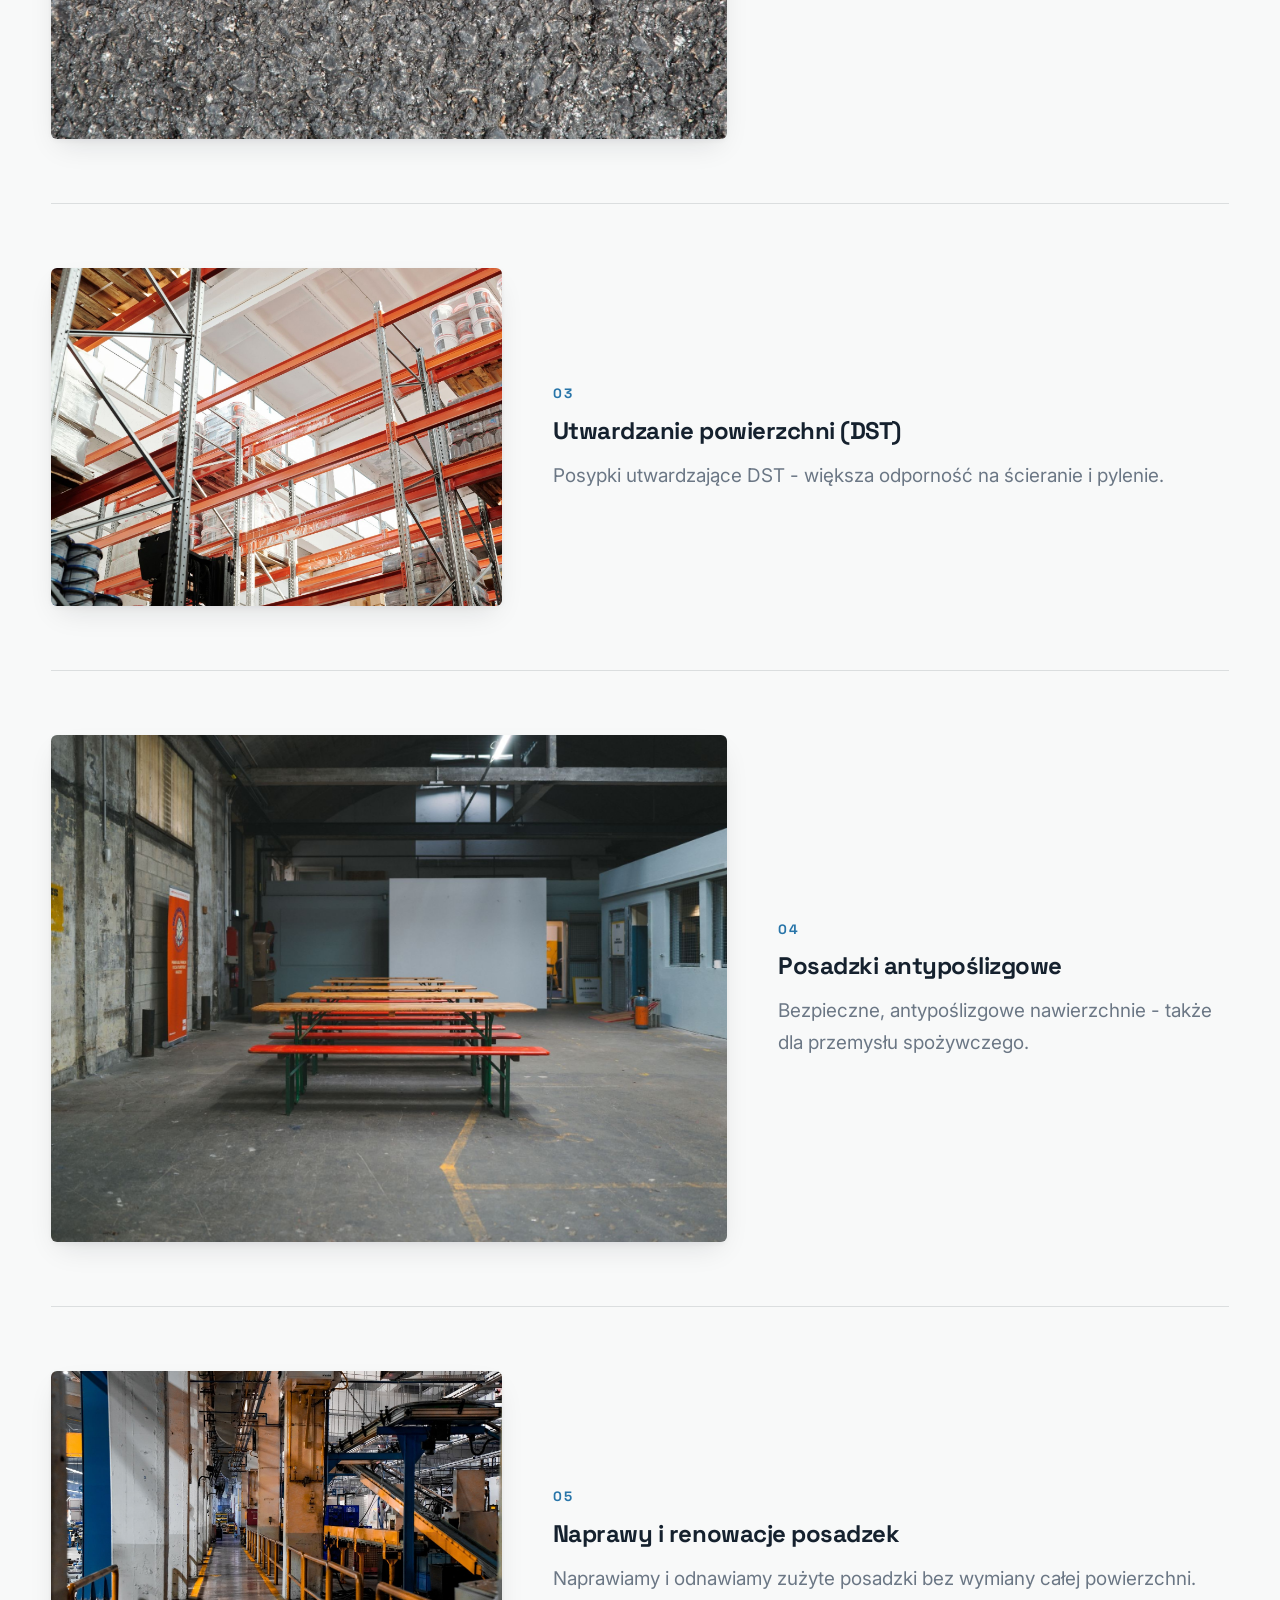
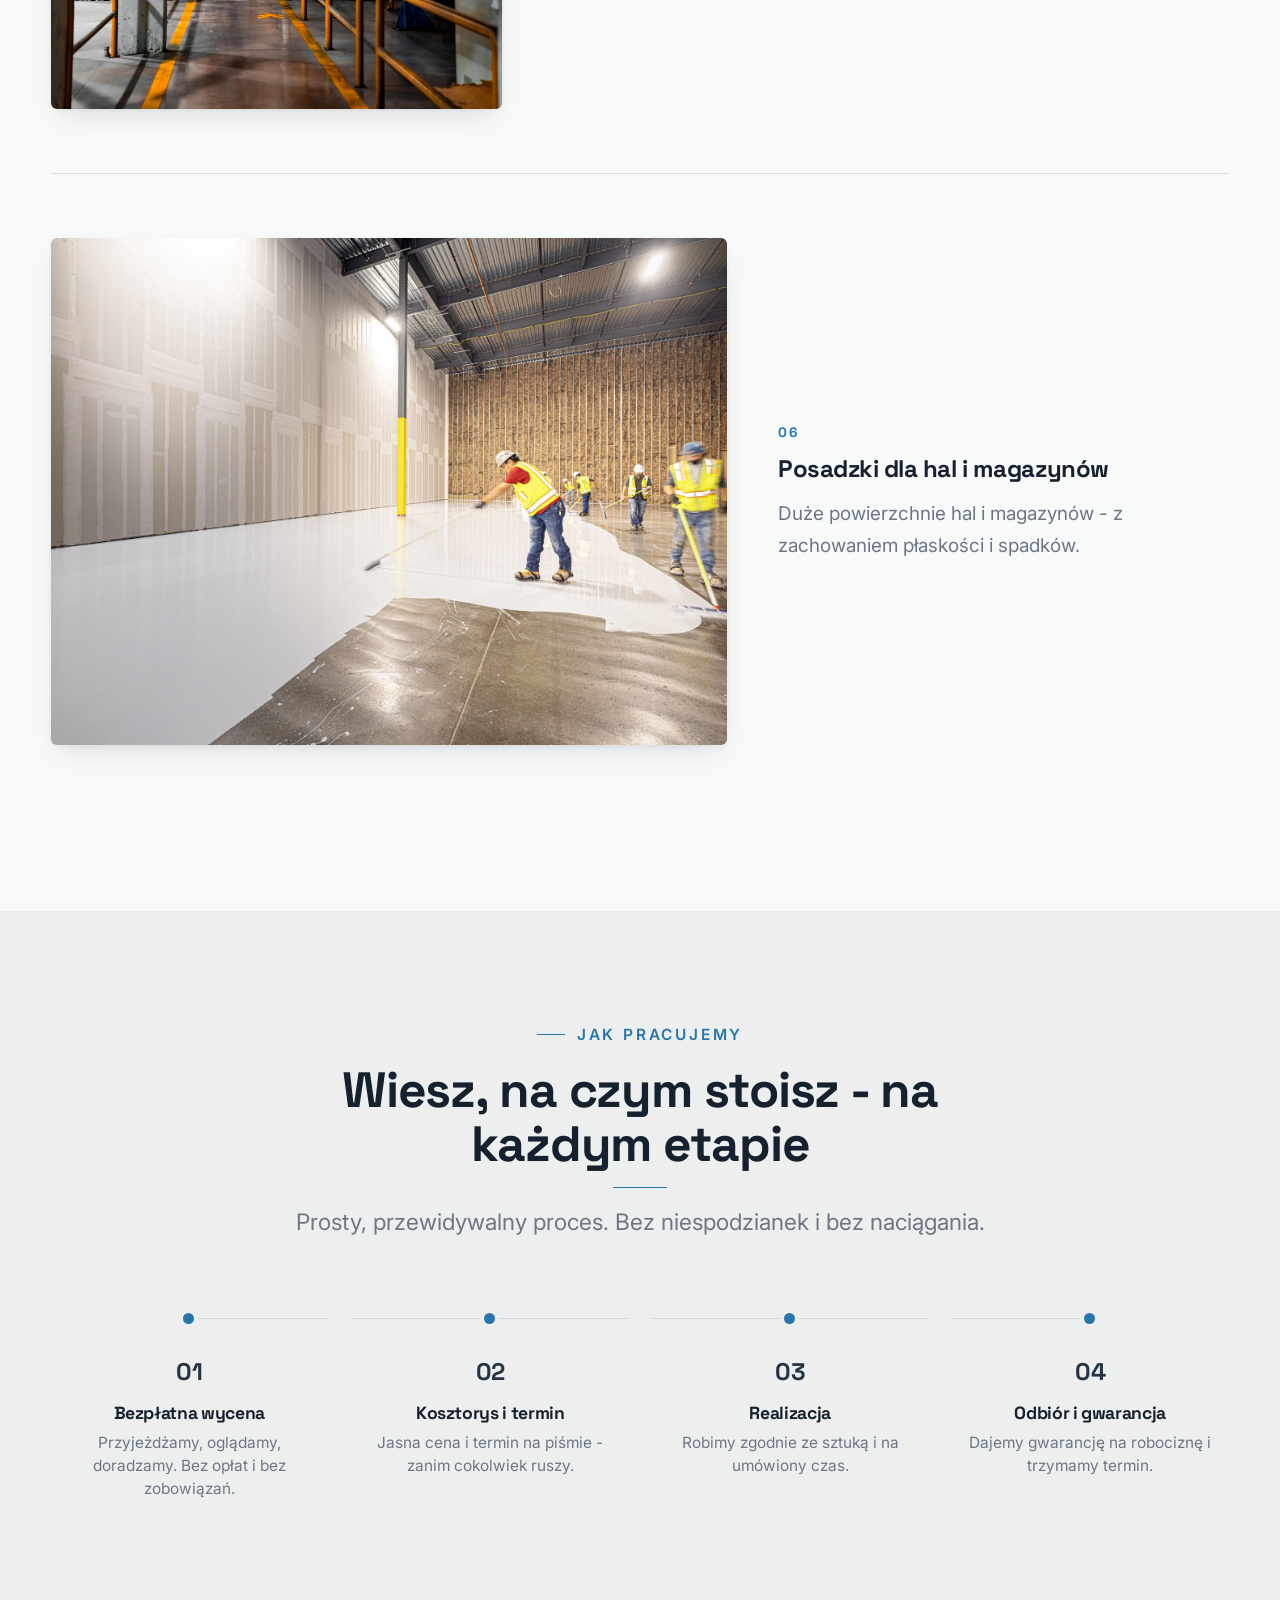
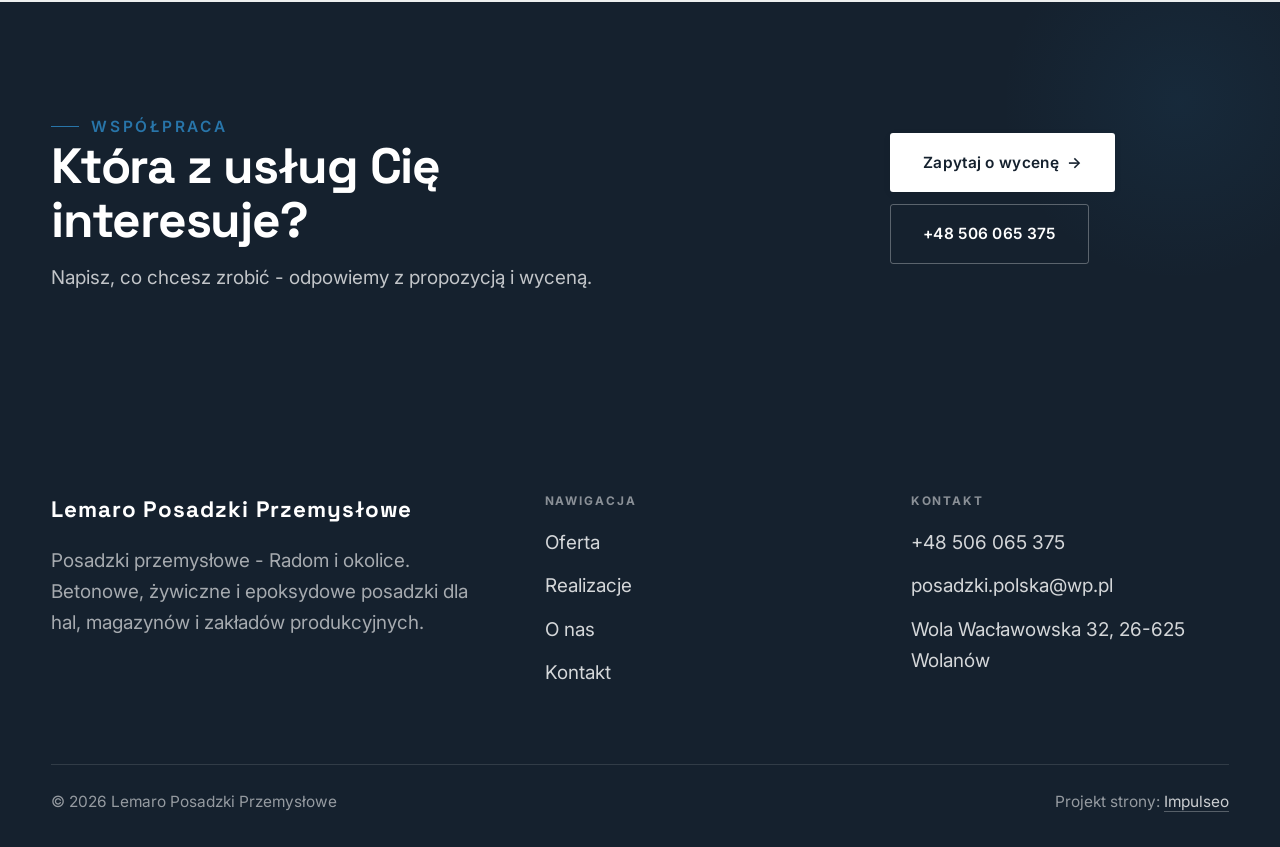
<file: oferta.html>
<!DOCTYPE html>
<html lang="pl">
<head>
<meta name="robots" content="noindex, nofollow">
<meta charset="UTF-8">
<meta name="viewport" content="width=device-width, initial-scale=1.0">
<title>Oferta - Lemaro Posadzki Przemysłowe</title>
<meta name="description" content="Lemaro Posadzki Przemysłowe - posadzki przemysłowe betonowe, żywiczne i epoksydowe dla hal, magazynów i zakładów. Radom i okolice. Wycena przed pracą, solidnie i terminowo. Zadzwoń i umów oględziny.">
<link rel="preconnect" href="https://fonts.googleapis.com">
<link rel="preconnect" href="https://fonts.gstatic.com" crossorigin>
<link href="https://fonts.googleapis.com/css2?family=Space+Grotesk:wght@500;600;700&family=Inter:wght@400;500;600&display=swap" rel="stylesheet">
<link rel="stylesheet" href="assets/styles.css">
</head>
<body>

<header class="nav">
  <div class="wrap nav-inner">
    <a class="brand brand-has-logo" href="index.html"><img class="brand-logo" src="img/logo.jpg" alt="Lemaro Posadzki Przemysłowe"></a>
    <nav class="nav-links">
      <a href="oferta.html" class="active">Oferta</a>
      <a href="realizacje.html">Realizacje</a>
      <a href="o-nas.html">O nas</a>
      <a href="kontakt.html">Kontakt</a>
      <a href="tel:+48506065375" class="btn btn-accent">Zadzwoń +48 506 065 375</a>
    </nav>
    <button class="nav-toggle" aria-label="Menu"><span></span><span></span><span></span></button>
  </div>
</header>

<section class="pagehead">
  <img src="img/g1.jpg" alt="Lemaro Posadzki Przemysłowe - W czym pomagamy">
  <div class="wrap">
    <span class="eyebrow">Zakres prac</span>
    <h1>W czym pomagamy</h1>
    <p>Od przygotowania podłoża, przez wylewkę, po powłokę żywiczną i utwardzenie - robimy całość albo wchodzimy na wybrany etap.</p>
  </div>
</section>
<section>
  <div class="wrap">
    <div class="svc-row reveal">
      <div class="svc-row-art"><img src="img/g10.jpg" alt="Posadzki betonowe zacierane" loading="lazy"></div>
      <div>
        <span class="num">01</span>
        <h3>Posadzki betonowe zacierane</h3>
        <p class="muted">Wylewki betonowe zacierane mechanicznie - gotowe pod duże obciążenia.</p>
      </div>
    </div>
    <div class="svc-row rev reveal">
      <div class="svc-row-art"><img src="img/g11.jpg" alt="Posadzki żywiczne i epoksydowe" loading="lazy"></div>
      <div>
        <span class="num">02</span>
        <h3>Posadzki żywiczne i epoksydowe</h3>
        <p class="muted">Szczelne, chemoodporne powłoki żywiczne i epoksydowe dla hal i produkcji.</p>
      </div>
    </div>
    <div class="svc-row reveal">
      <div class="svc-row-art"><img src="img/g12.jpg" alt="Utwardzanie powierzchni (DST)" loading="lazy"></div>
      <div>
        <span class="num">03</span>
        <h3>Utwardzanie powierzchni (DST)</h3>
        <p class="muted">Posypki utwardzające DST - większa odporność na ścieranie i pylenie.</p>
      </div>
    </div>
    <div class="svc-row rev reveal">
      <div class="svc-row-art"><img src="img/g13.jpg" alt="Posadzki antypoślizgowe" loading="lazy"></div>
      <div>
        <span class="num">04</span>
        <h3>Posadzki antypoślizgowe</h3>
        <p class="muted">Bezpieczne, antypoślizgowe nawierzchnie - także dla przemysłu spożywczego.</p>
      </div>
    </div>
    <div class="svc-row reveal">
      <div class="svc-row-art"><img src="img/g14.jpg" alt="Naprawy i renowacje posadzek" loading="lazy"></div>
      <div>
        <span class="num">05</span>
        <h3>Naprawy i renowacje posadzek</h3>
        <p class="muted">Naprawiamy i odnawiamy zużyte posadzki bez wymiany całej powierzchni.</p>
      </div>
    </div>
    <div class="svc-row rev reveal">
      <div class="svc-row-art"><img src="img/about.jpg" alt="Posadzki dla hal i magazynów" loading="lazy"></div>
      <div>
        <span class="num">06</span>
        <h3>Posadzki dla hal i magazynów</h3>
        <p class="muted">Duże powierzchnie hal i magazynów - z zachowaniem płaskości i spadków.</p>
      </div>
    </div>
  </div>
</section>
<section class="proces">
  <div class="wrap">
    <div class="head center reveal">
      <span class="eyebrow">Jak pracujemy</span>
      <h2>Wiesz, na czym stoisz - na każdym etapie</h2>
      <p>Prosty, przewidywalny proces. Bez niespodzianek i bez naciągania.</p>
    </div>
    <ol class="proces-line">
      <li class="reveal"><span class="pno">01</span><h3>Bezpłatna wycena</h3><p>Przyjeżdżamy, oglądamy, doradzamy. Bez opłat i bez zobowiązań.</p></li>
      <li class="reveal"><span class="pno">02</span><h3>Kosztorys i termin</h3><p>Jasna cena i termin na piśmie - zanim cokolwiek ruszy.</p></li>
      <li class="reveal"><span class="pno">03</span><h3>Realizacja</h3><p>Robimy zgodnie ze sztuką i na umówiony czas.</p></li>
      <li class="reveal"><span class="pno">04</span><h3>Odbiór i gwarancja</h3><p>Dajemy gwarancję na robociznę i trzymamy termin.</p></li>
    </ol>
  </div>
</section>
<section class="cta">
  <div class="wrap">
    <div class="reveal">
      <span class="eyebrow">Współpraca</span>
      <h2>Która z usług Cię interesuje?</h2>
      <p>Napisz, co chcesz zrobić - odpowiemy z propozycją i wyceną.</p>
    </div>
    <div class="cta-actions reveal">
      <a href="kontakt.html" class="btn btn-light">Zapytaj o wycenę <span class="arr">→</span></a>
      <a href="tel:+48506065375" class="btn btn-ghost" style="color:#fff;border-color:rgba(255,255,255,.3)">+48 506 065 375</a>
    </div>
  </div>
</section>

<footer>
  <div class="wrap">
    <div class="foot-grid">
      <div class="foot-brand">
        <div class="name">Lemaro Posadzki Przemysłowe</div>
        <p>Posadzki przemysłowe - Radom i okolice. Betonowe, żywiczne i epoksydowe posadzki dla hal, magazynów i zakładów produkcyjnych.</p>
      </div>
      <div class="foot-col">
        <h4>Nawigacja</h4>
        <a href="oferta.html">Oferta</a>
        <a href="realizacje.html">Realizacje</a>
        <a href="o-nas.html">O nas</a>
        <a href="kontakt.html">Kontakt</a>
      </div>
      <div class="foot-col">
        <h4>Kontakt</h4>
        <a href="tel:+48506065375">+48 506 065 375</a>
        <a href="mailto:posadzki.polska@wp.pl">posadzki.polska@wp.pl</a>
        <p>Wola Wacławowska 32, 26-625 Wolanów</p>
      </div>
    </div>
    <div class="foot-bot">
      <span>© 2026 Lemaro Posadzki Przemysłowe</span>
      <span>Projekt strony: <a class="foot-credit" href="https://impulseo.pl" target="_blank" rel="noopener">Impulseo</a></span>
    </div>
  </div>
</footer>
<div class="sticky-call"><a class="sc-call" href="tel:+48506065375"><svg class="ico-tel" width="16" height="16" viewBox="0 0 24 24" fill="none" aria-hidden="true"><path d="M6.6 10.8a15.5 15.5 0 0 0 6.6 6.6l2.2-2.2a1 1 0 0 1 1-.24 11.4 11.4 0 0 0 3.6.58 1 1 0 0 1 1 1V20a1 1 0 0 1-1 1A17 17 0 0 1 3 4a1 1 0 0 1 1-1h3.5a1 1 0 0 1 1 1c0 1.25.2 2.46.58 3.6a1 1 0 0 1-.25 1l-2.23 2.2Z" fill="currentColor"/></svg> Zadzwoń</a><a class="sc-quote" href="kontakt.html">Bezpłatna wycena</a></div>

<script src="assets/main.js"></script>
</body>
</html>
</file>
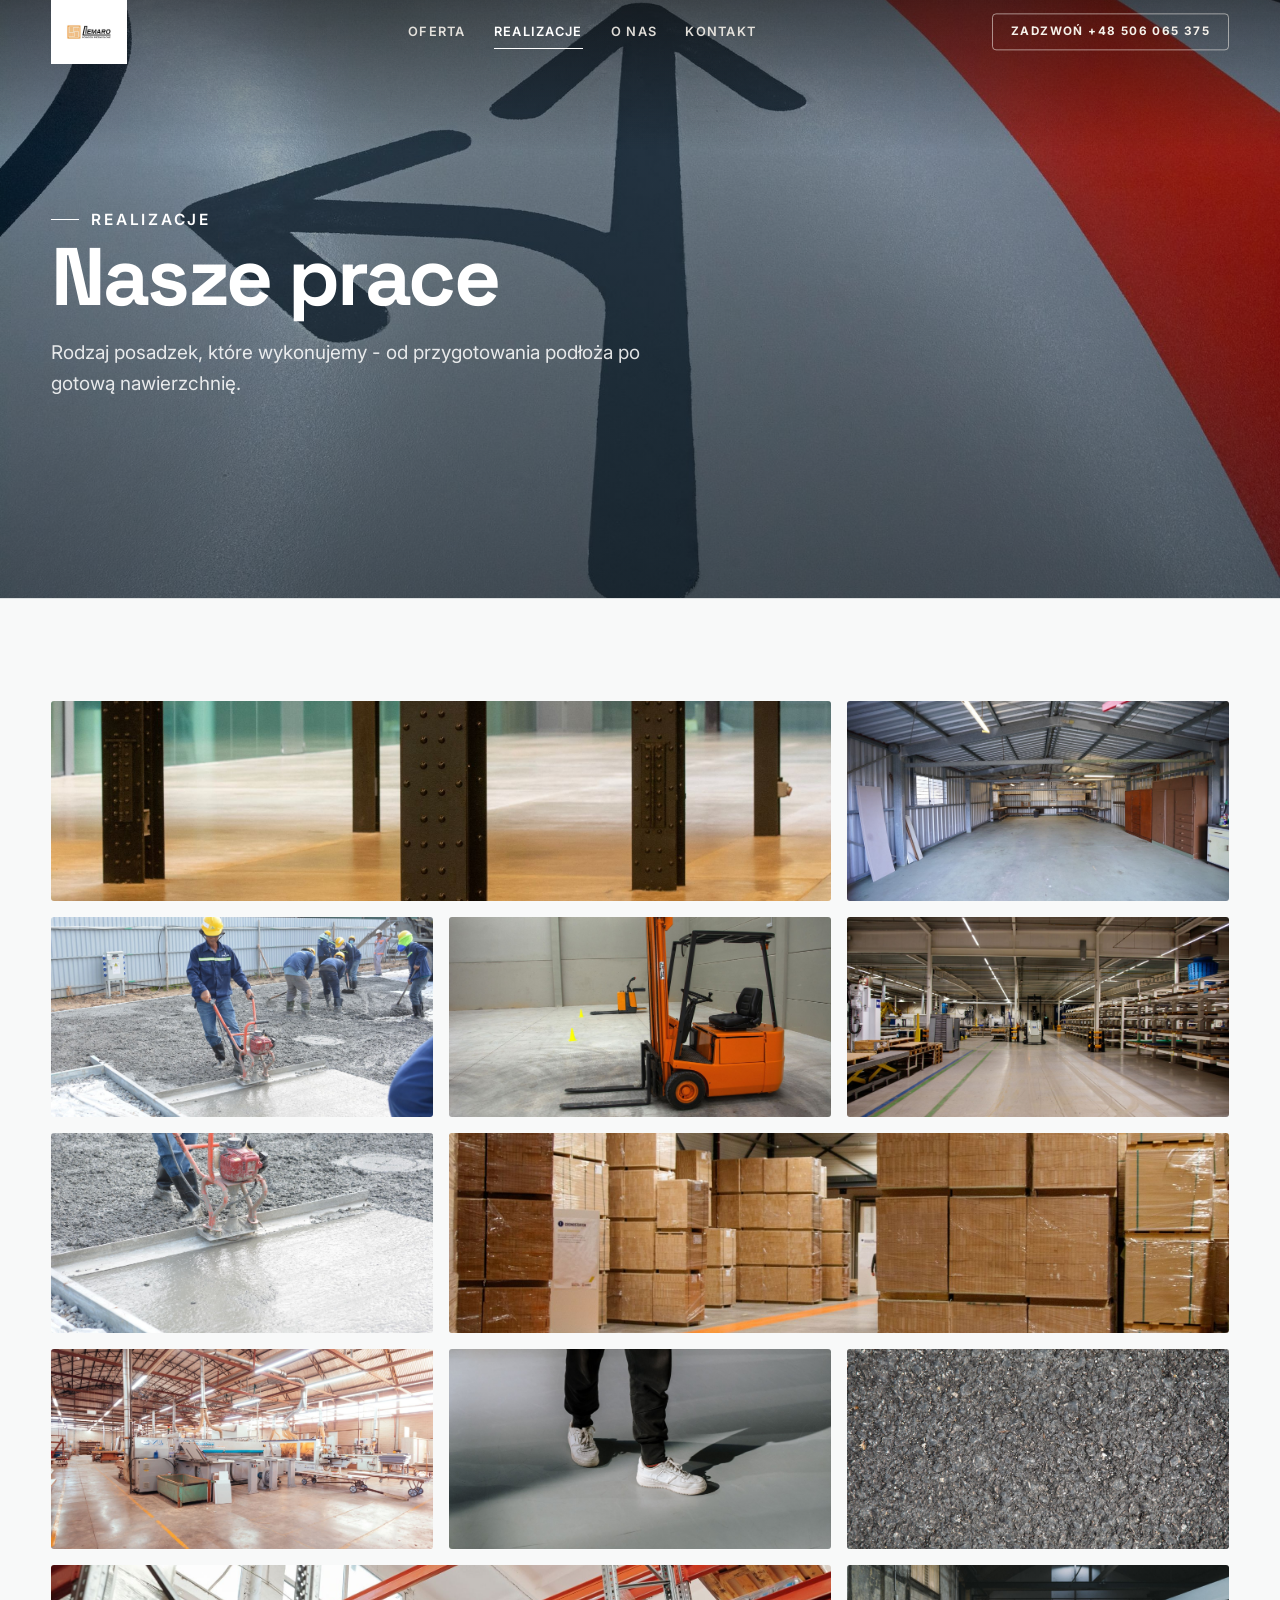
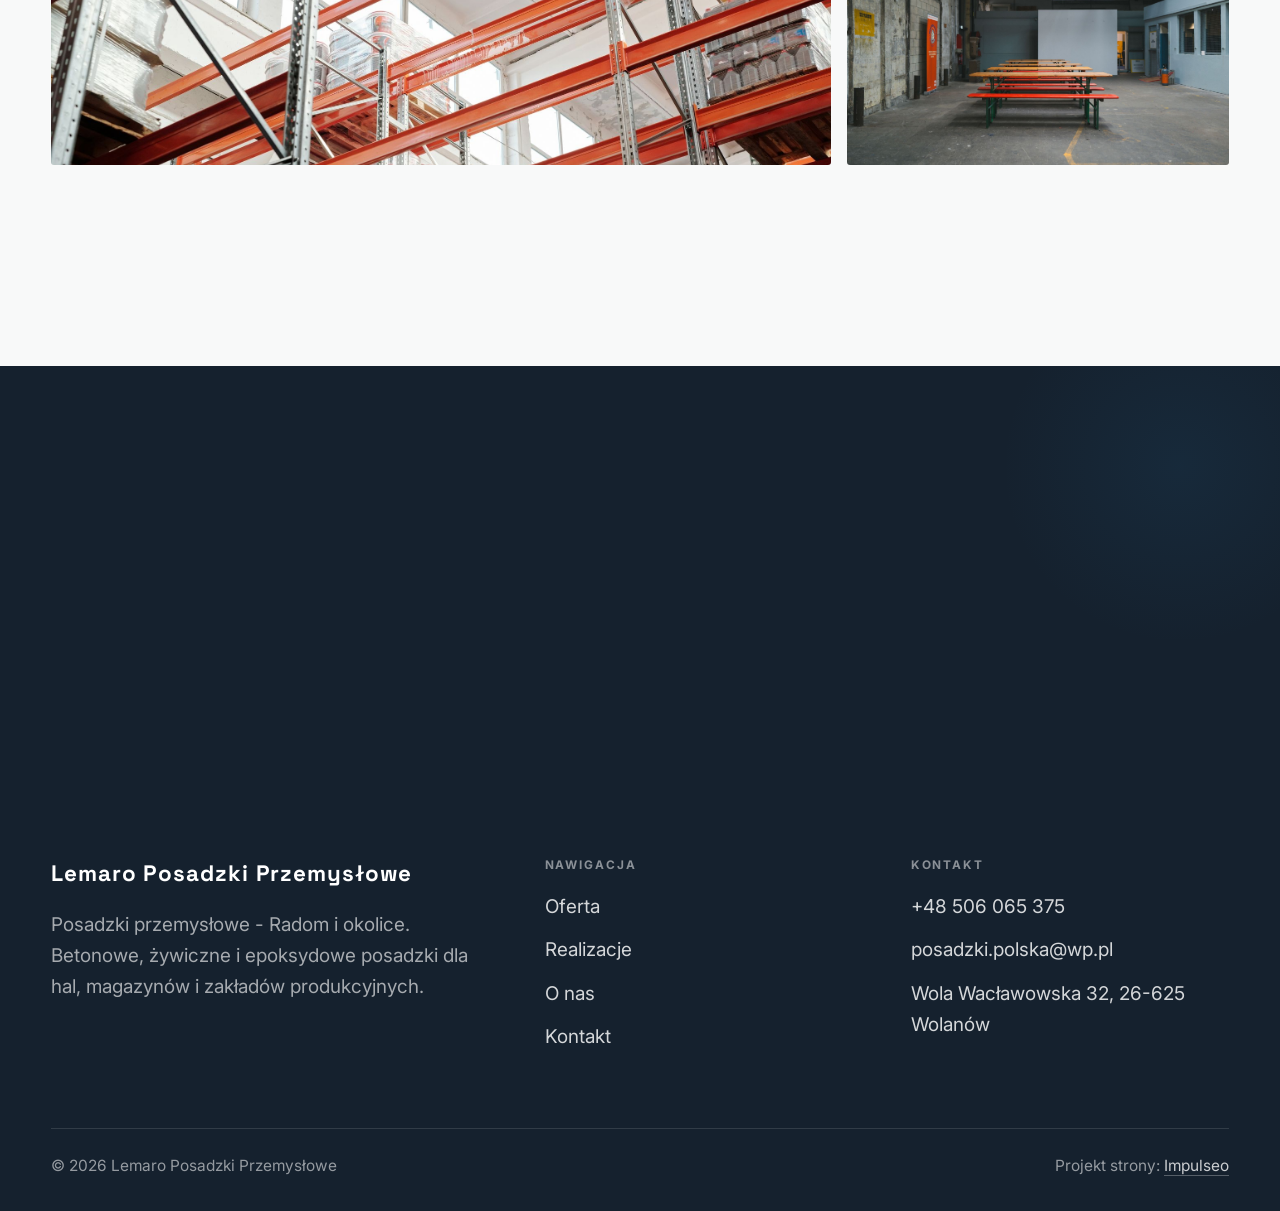
<file: realizacje.html>
<!DOCTYPE html>
<html lang="pl">
<head>
<meta name="robots" content="noindex, nofollow">
<meta charset="UTF-8">
<meta name="viewport" content="width=device-width, initial-scale=1.0">
<title>Realizacje - Lemaro Posadzki Przemysłowe</title>
<meta name="description" content="Realizacje Lemaro Posadzki Przemysłowe: posadzki betonowe zacierane, wylewki epoksydowe i żywiczne, utwardzanie powierzchni w halach i magazynach. Radom i okolice.">
<link rel="preconnect" href="https://fonts.googleapis.com">
<link rel="preconnect" href="https://fonts.gstatic.com" crossorigin>
<link href="https://fonts.googleapis.com/css2?family=Space+Grotesk:wght@500;600;700&family=Inter:wght@400;500;600&display=swap" rel="stylesheet">
<link rel="stylesheet" href="assets/styles.css">
</head>
<body>

<header class="nav">
  <div class="wrap nav-inner">
    <a class="brand brand-has-logo" href="index.html"><img class="brand-logo" src="img/logo.jpg" alt="Lemaro Posadzki Przemysłowe"></a>
    <nav class="nav-links">
      <a href="oferta.html">Oferta</a>
      <a href="realizacje.html" class="active">Realizacje</a>
      <a href="o-nas.html">O nas</a>
      <a href="kontakt.html">Kontakt</a>
      <a href="tel:+48506065375" class="btn btn-accent">Zadzwoń +48 506 065 375</a>
    </nav>
    <button class="nav-toggle" aria-label="Menu"><span></span><span></span><span></span></button>
  </div>
</header>

<section class="pagehead">
  <img src="img/g9.jpg" alt="Lemaro Posadzki Przemysłowe - Nasze prace">
  <div class="wrap">
    <span class="eyebrow">Realizacje</span>
    <h1>Nasze prace</h1>
    <p>Rodzaj posadzek, które wykonujemy - od przygotowania podłoża po gotową nawierzchnię.</p>
  </div>
</section>
<section>
  <div class="wrap">
    <div class="gallery">
      <div class="tile t-two3 reveal"><img src="img/g1.jpg" alt="Posadzka betonowa zacierana" loading="lazy"><div class="cap">Posadzka betonowa zacierana</div></div>
      <div class="tile t-third reveal"><img src="img/g2.jpg" alt="Wylewka epoksydowa w hali" loading="lazy"><div class="cap">Wylewka epoksydowa w hali</div></div>
      <div class="tile t-third reveal"><img src="img/g3.jpg" alt="Posadzka żywiczna w magazynie" loading="lazy"><div class="cap">Posadzka żywiczna w magazynie</div></div>
      <div class="tile t-third reveal"><img src="img/g4.jpg" alt="Posadzka żywiczna w hali" loading="lazy"><div class="cap">Posadzka żywiczna w hali</div></div>
      <div class="tile t-third reveal"><img src="img/g5.jpg" alt="Ekipa przy wylewce" loading="lazy"><div class="cap">Ekipa przy wylewce</div></div>
      <div class="tile t-third reveal"><img src="img/g6.jpg" alt="Gotowa posadzka przemysłowa" loading="lazy"><div class="cap">Gotowa posadzka przemysłowa</div></div>
      <div class="tile t-two3 reveal"><img src="img/g7.jpg" alt="Lemaro Posadzki Przemysłowe" loading="lazy"></div>
      <div class="tile t-third reveal"><img src="img/g8.jpg" alt="Lemaro Posadzki Przemysłowe" loading="lazy"></div>
      <div class="tile t-third reveal"><img src="img/g10.jpg" alt="Lemaro Posadzki Przemysłowe" loading="lazy"></div>
      <div class="tile t-third reveal"><img src="img/g11.jpg" alt="Lemaro Posadzki Przemysłowe" loading="lazy"></div>
      <div class="tile t-two3 reveal"><img src="img/g12.jpg" alt="Lemaro Posadzki Przemysłowe" loading="lazy"></div>
      <div class="tile t-third reveal"><img src="img/g13.jpg" alt="Lemaro Posadzki Przemysłowe" loading="lazy"></div>
    </div>
    <p class="muted reveal" style="margin-top:var(--space-7);font-size:var(--text-sm);max-width:62ch">Zdjęcia poglądowe. Nasze realizacje z okolicy chętnie pokażemy na miejscu przy wycenie.</p>
  </div>
</section>
<section class="cta">
  <div class="wrap">
    <div class="reveal">
      <span class="eyebrow">Współpraca</span>
      <h2>Spodobały Ci się nasze prace?</h2>
      <p>Opowiedz, co trzeba zrobić - przygotujemy wycenę dopasowaną do potrzeb.</p>
    </div>
    <div class="cta-actions reveal">
      <a href="kontakt.html" class="btn btn-light">Zapytaj o wycenę <span class="arr">→</span></a>
      <a href="tel:+48506065375" class="btn btn-ghost" style="color:#fff;border-color:rgba(255,255,255,.3)">+48 506 065 375</a>
    </div>
  </div>
</section>

<footer>
  <div class="wrap">
    <div class="foot-grid">
      <div class="foot-brand">
        <div class="name">Lemaro Posadzki Przemysłowe</div>
        <p>Posadzki przemysłowe - Radom i okolice. Betonowe, żywiczne i epoksydowe posadzki dla hal, magazynów i zakładów produkcyjnych.</p>
      </div>
      <div class="foot-col">
        <h4>Nawigacja</h4>
        <a href="oferta.html">Oferta</a>
        <a href="realizacje.html">Realizacje</a>
        <a href="o-nas.html">O nas</a>
        <a href="kontakt.html">Kontakt</a>
      </div>
      <div class="foot-col">
        <h4>Kontakt</h4>
        <a href="tel:+48506065375">+48 506 065 375</a>
        <a href="mailto:posadzki.polska@wp.pl">posadzki.polska@wp.pl</a>
        <p>Wola Wacławowska 32, 26-625 Wolanów</p>
      </div>
    </div>
    <div class="foot-bot">
      <span>© 2026 Lemaro Posadzki Przemysłowe</span>
      <span>Projekt strony: <a class="foot-credit" href="https://impulseo.pl" target="_blank" rel="noopener">Impulseo</a></span>
    </div>
  </div>
</footer>
<div class="sticky-call"><a class="sc-call" href="tel:+48506065375"><svg class="ico-tel" width="16" height="16" viewBox="0 0 24 24" fill="none" aria-hidden="true"><path d="M6.6 10.8a15.5 15.5 0 0 0 6.6 6.6l2.2-2.2a1 1 0 0 1 1-.24 11.4 11.4 0 0 0 3.6.58 1 1 0 0 1 1 1V20a1 1 0 0 1-1 1A17 17 0 0 1 3 4a1 1 0 0 1 1-1h3.5a1 1 0 0 1 1 1c0 1.25.2 2.46.58 3.6a1 1 0 0 1-.25 1l-2.23 2.2Z" fill="currentColor"/></svg> Zadzwoń</a><a class="sc-quote" href="kontakt.html">Bezpłatna wycena</a></div>

<script src="assets/main.js"></script>
</body>
</html>
</file>
<file: assets/styles.css>
/* ============================================================
   STOLBASZ — premium, architektoniczny B2B fit-out
   Jasna paleta, zero brązu. System wg premium-web-craft.
   Projekt strony: Impulseo (impulseo.pl)
   ============================================================ */

:root{
  /* PALETA — jasna, architektoniczna, chłodna */
  --paper:#F4F6F8;          /* główne tło */
  --paper-2:#E7EBEF;        /* sekcje alternatywne (chłodny jasny szary) */
  --paper-3:#E7EBEF;        /* delikatne wypełnienia */
  --ink:#15212E;            /* tekst główny — chłodny grafit */
  --ink-soft:#243443;       /* nagłówki drugorzędne */
  --muted:#6B7785;          /* tekst poboczny */
  --line:rgba(21,33,46,.12);/* hairline */
  --accent:#E8A317;         /* stonowany petrol-slate — jedyny akcent */
  --accent-d:#C9870C;
  --accent-soft:rgba(232,163,23,.10);
  --dark:#15212E;           /* sekcje ciemne (stopka/CTA) */

  /* ODSTĘPY — skala 4/8 */
  --space-1:4px; --space-2:8px; --space-3:12px; --space-4:16px; --space-5:24px;
  --space-6:32px; --space-7:48px; --space-8:64px; --space-9:96px; --space-10:128px;

  /* TYPOGRAFIA — fluid clamp() (skala podbita 16.07.2026: większe, czytelniejsze litery — uwaga Adama) */
  --text-sm:clamp(.9rem,.87rem + .12vw,1rem);
  --text-base:clamp(1.08rem,1.04rem + .18vw,1.2rem);
  --text-lg:clamp(1.24rem,1.15rem + .34vw,1.44rem);
  --text-h3:clamp(1.34rem,1.22rem + .55vw,1.66rem);
  --text-h2:clamp(2.1rem,1.66rem + 2.1vw,3.1rem);
  --text-h1:clamp(2.9rem,2.1rem + 4vw,5.1rem);

  /* PROMIENIE — architektoniczne, raczej ostre */
  --r-sm:3px; --r-md:6px; --r-lg:10px;

  /* RUCH */
  --ease:cubic-bezier(.25,.46,.45,.94); --dur:.24s;

  /* CIENIE — miękkie, warstwowe */
  --sh-sm:0 1px 2px rgba(16,24,32,.04), 0 2px 8px rgba(16,24,32,.05);
  --sh-md:0 2px 6px rgba(16,24,32,.05), 0 12px 28px -8px rgba(16,24,32,.12);
  --sh-lg:0 6px 14px rgba(16,24,32,.07), 0 26px 56px -18px rgba(16,24,32,.22);

  --hairline:1px solid var(--line);

  --font-display:'Space Grotesk','Inter',sans-serif;
  --font-body:'Inter',sans-serif;
}

*{box-sizing:border-box;margin:0;padding:0}
html{scroll-behavior:smooth}
body{
  font-family:var(--font-body);
  font-size:var(--text-base);
  line-height:1.65;
  color:var(--ink);
  background:var(--paper);
  -webkit-font-smoothing:antialiased;
  text-rendering:optimizeLegibility;
}
img{max-width:100%;display:block}
a{color:inherit;text-decoration:none}

.wrap{width:min(92%,1180px);margin-inline:auto}
section{padding-block:clamp(52px,6.5vw,96px)}

h1,h2,h3{font-family:var(--font-display);font-weight:700;line-height:1.08;letter-spacing:-.02em;color:var(--ink)}
h1{font-size:var(--text-h1);letter-spacing:-.035em}
h2{font-size:var(--text-h2);letter-spacing:-.025em}
h3{font-size:var(--text-h3)}
p{max-width:65ch}

.eyebrow{
  font-family:var(--font-body);
  font-size:var(--text-sm);
  font-weight:600;
  letter-spacing:.18em;
  text-transform:uppercase;
  color:var(--accent);
  display:inline-flex;align-items:center;gap:var(--space-3);
}
.eyebrow::before{content:"";width:28px;height:1px;background:var(--accent);display:inline-block}

.muted{color:var(--muted)}
.lead{font-size:var(--text-lg);line-height:1.55;color:var(--ink-soft);max-width:50ch}

/* ---------- BUTTONS ---------- */
.btn{
  display:inline-flex;align-items:center;gap:var(--space-2);
  font-weight:600;font-size:var(--text-sm);letter-spacing:.02em;
  padding:var(--space-4) var(--space-6);
  border-radius:var(--r-sm);
  transition:transform var(--dur) var(--ease),box-shadow var(--dur) var(--ease),background var(--dur) var(--ease);
  cursor:pointer;border:1px solid transparent;
}
.btn-accent{background:var(--accent);color:#fff;box-shadow:var(--sh-sm)}
.btn-accent:hover{background:var(--accent-d);transform:translateY(-2px);box-shadow:var(--sh-md)}
.btn-accent:active{transform:translateY(0);box-shadow:var(--sh-sm)}
.btn-ghost{background:transparent;color:var(--ink);border-color:var(--line)}
.btn-ghost:hover{border-color:var(--accent);color:var(--accent);transform:translateY(-2px)}
.btn-light{background:#fff;color:var(--ink);box-shadow:var(--sh-sm)}
.btn-light:hover{transform:translateY(-2px);box-shadow:var(--sh-md)}
.btn .arr{transition:transform var(--dur) var(--ease)}
.btn:hover .arr{transform:translateX(4px)}

/* ---------- NAV ---------- */
.nav{
  position:sticky;top:0;z-index:50;
  background:color-mix(in srgb,var(--paper) 88%,transparent);
  backdrop-filter:saturate(140%) blur(10px);
  border-bottom:var(--hairline);
}
.nav-inner{display:flex;align-items:center;justify-content:space-between;height:72px}
.brand{display:flex;flex-direction:column;line-height:1}
.brand .name{font-family:var(--font-display);font-weight:800;font-size:1.35rem;letter-spacing:.04em}
.brand .sub{font-size:.62rem;letter-spacing:.34em;text-transform:uppercase;color:var(--muted);margin-top:5px}
.nav-links{display:flex;align-items:center;gap:var(--space-6)}
.nav-links a{font-size:var(--text-sm);font-weight:500;color:var(--ink-soft);position:relative;padding-block:4px;transition:color var(--dur) var(--ease)}
.nav-links a::after{content:"";position:absolute;left:0;bottom:0;width:0;height:1.5px;background:var(--accent);transition:width var(--dur) var(--ease)}
.nav-links a:hover,.nav-links a.active{color:var(--ink)}
.nav-links a:hover::after,.nav-links a.active::after{width:100%}
.nav-links .btn{padding:var(--space-2) var(--space-5)}
/* przyciski w nav: właściwy kolor (przebij .nav-links a) + bez podkreślenia */
.nav-links a.btn-accent{color:#fff}
.nav-links a.btn-ghost,.nav-links a.btn-light{color:var(--ink)}
.nav-links a.btn::after{display:none}
.nav-toggle{display:none;background:none;border:none;cursor:pointer;flex-direction:column;gap:5px;padding:8px}
.nav-toggle span{width:24px;height:2px;background:var(--ink);transition:var(--dur)}

/* ---------- HERO (split) ---------- */
.hero{position:relative;overflow:hidden;border-bottom:var(--hairline)}
.hero-grid{display:grid;grid-template-columns:1.05fr .95fr;gap:clamp(24px,4vw,60px);align-items:center;
  padding-block:clamp(36px,4.5vw,64px)}
.hero-copy .eyebrow{margin-bottom:var(--space-5)}
.hero-copy h1{margin-bottom:var(--space-5)}
.hero-copy .lead{margin-bottom:var(--space-7)}
.hero-actions{display:flex;flex-wrap:wrap;gap:var(--space-4)}
.hero-art{position:relative;aspect-ratio:4/3;border-radius:var(--r-lg);overflow:hidden;box-shadow:var(--sh-lg)}
.hero-art img{width:100%;height:100%;object-fit:cover}
.hero-art::after{content:"";position:absolute;inset:0;background:linear-gradient(180deg,transparent 55%,rgba(18,24,28,.28))}
.hero-badge{position:absolute;left:var(--space-5);bottom:var(--space-5);z-index:2;
  background:rgba(252,252,251,.94);backdrop-filter:blur(4px);
  border-radius:var(--r-md);padding:var(--space-4) var(--space-5);box-shadow:var(--sh-md);max-width:78%}
.hero-badge strong{display:block;font-family:var(--font-display);font-size:1rem;letter-spacing:-.01em}
.hero-badge span{font-size:var(--text-sm);color:var(--muted)}

/* ---------- HERO duży / kinowy (strona główna) ---------- */
.hero-cine{position:relative;min-height:clamp(560px,82vh,840px);min-height:clamp(560px,82svh,840px);display:flex;align-items:center;overflow:hidden;border-bottom:var(--hairline)}
.hero-cine>img{position:absolute;inset:0;width:100%;height:100%;object-fit:cover;z-index:0}
.hero-cine::after{content:"";position:absolute;inset:0;z-index:1;
  background:linear-gradient(95deg,rgba(13,18,23,.86) 0%,rgba(13,18,23,.64) 32%,rgba(13,18,23,.24) 62%,rgba(13,18,23,.04) 100%)}
.hero-cine .wrap{position:relative;z-index:2;padding-block:var(--space-8)}
.hero-cine .hero-copy{max-width:660px}
.hero-cine .eyebrow{color:#fff;margin-bottom:var(--space-5)}
.hero-cine .eyebrow::before{background:#fff}
.hero-cine h1{color:#fff;margin-bottom:var(--space-5);font-size:clamp(2.9rem,2rem + 4.4vw,5.2rem)}
.hero-cine .lead{color:rgba(255,255,255,.92);max-width:48ch;margin-bottom:var(--space-7)}
.hero-cine .hero-actions{display:flex;flex-wrap:wrap;gap:var(--space-4)}
@media(max-width:680px){
  .hero-cine{min-height:clamp(520px,76vh,640px);min-height:clamp(520px,76svh,640px);align-items:flex-end}
  .hero-cine::after{background:linear-gradient(0deg,rgba(13,18,23,.9) 6%,rgba(13,18,23,.45) 55%,rgba(13,18,23,.25) 100%)}
  .hero-cine .wrap{padding-bottom:var(--space-9)}
}

/* full-bleed hero variant (podstrony) */
.pagehead{position:relative;min-height:46vh;min-height:46svh;display:flex;align-items:flex-end;overflow:hidden;border-bottom:var(--hairline)}
.pagehead img{position:absolute;inset:0;width:100%;height:100%;object-fit:cover}
.pagehead::after{content:"";position:absolute;inset:0;background:linear-gradient(180deg,rgba(18,24,28,.25),rgba(18,24,28,.62))}
.pagehead .wrap{position:relative;z-index:2;padding-block:var(--space-9);color:#fff}
.pagehead h1{color:#fff;max-width:18ch}
.pagehead .eyebrow{color:#fff}
.pagehead .eyebrow::before{background:#fff}
.pagehead p{color:rgba(255,255,255,.86);margin-top:var(--space-4);max-width:54ch}

/* ---------- STRIP (pasek skrótów / liczby) ---------- */
.strip{background:var(--dark);color:#fff}
.strip .wrap{display:grid;grid-template-columns:repeat(4,1fr);gap:var(--space-6);padding-block:var(--space-8)}
.strip .item .k{font-family:var(--font-display);font-size:clamp(1.6rem,1.2rem + 1.4vw,2.4rem);font-weight:800;letter-spacing:-.02em;color:#fff}
.strip .item .v{font-size:var(--text-sm);color:rgba(255,255,255,.66);margin-top:var(--space-2);line-height:1.45}
.strip .item{border-left:2px solid var(--accent);padding-left:var(--space-5)}

/* ---------- SECTION HEAD ---------- */
.head{max-width:48rem;margin-bottom:var(--space-8)}
.head.center{margin-inline:auto;text-align:center}
.head .eyebrow{margin-bottom:var(--space-4)}
.head h2{margin-bottom:var(--space-4)}
.head p{color:var(--muted);font-size:var(--text-lg);line-height:1.55}
.head.center p{margin-inline:auto}

/* ---------- INTRO SPLIT ---------- */
.split{display:grid;grid-template-columns:.92fr 1.08fr;gap:clamp(28px,5vw,80px);align-items:center}
.split.rev{grid-template-columns:1.08fr .92fr}
.split.rev .split-art{order:-1}
.split-art{position:relative;aspect-ratio:5/4;border-radius:var(--r-lg);overflow:hidden;box-shadow:var(--sh-lg)}
.split-art img{width:100%;height:100%;object-fit:cover}
.split-copy h2{margin-bottom:var(--space-5)}
.split-copy p+p{margin-top:var(--space-4)}
.split-copy .btn{margin-top:var(--space-6)}

/* ---------- SERVICES (zakres) ---------- */
.svc-grid{display:grid;grid-template-columns:repeat(auto-fit,minmax(280px,1fr));gap:var(--space-5)}
.svc{background:#fff;border:var(--hairline);border-radius:var(--r-md);padding:var(--space-7) var(--space-6);
  transition:transform var(--dur) var(--ease),box-shadow var(--dur) var(--ease),border-color var(--dur) var(--ease);
  position:relative;overflow:hidden}
.svc::before{content:"";position:absolute;left:0;top:0;width:3px;height:0;background:var(--accent);transition:height var(--dur) var(--ease)}
.svc:hover{transform:translateY(-4px);box-shadow:var(--sh-md);border-color:transparent}
.svc:hover::before{height:100%}
.svc .ic{font-family:var(--font-display);font-size:.8rem;font-weight:700;letter-spacing:.12em;color:var(--accent);margin-bottom:var(--space-4)}
.svc h3{margin-bottom:var(--space-3);font-size:1.22rem}
.svc p{color:var(--muted);font-size:var(--text-base);line-height:1.6}

/* big detailed service rows */
.svc-row{display:grid;grid-template-columns:.8fr 1.2fr;gap:clamp(20px,4vw,60px);align-items:center;padding-block:var(--space-8)}
.svc-row+.svc-row{border-top:var(--hairline)}
.svc-row.rev{grid-template-columns:1.2fr .8fr}
.svc-row.rev .svc-row-art{order:-1}
.svc-row-art{aspect-ratio:4/3;border-radius:var(--r-md);overflow:hidden;box-shadow:var(--sh-md)}
.svc-row-art img{width:100%;height:100%;object-fit:cover}
.svc-row h3{font-size:1.5rem;margin-bottom:var(--space-4)}
.svc-row .num{font-family:var(--font-display);font-size:.85rem;font-weight:700;letter-spacing:.14em;color:var(--accent);display:block;margin-bottom:var(--space-3)}
.svc-row ul{list-style:none;margin-top:var(--space-4);display:flex;flex-direction:column;gap:var(--space-2)}
.svc-row li{position:relative;padding-left:var(--space-5);color:var(--muted);font-size:var(--text-base)}
.svc-row li::before{content:"";position:absolute;left:0;top:.62em;width:8px;height:1px;background:var(--accent)}

/* ---------- GALLERY (realizacje) ---------- */
.gallery{display:grid;grid-template-columns:repeat(12,1fr);gap:var(--space-4);grid-auto-rows:200px}
/* GALERIA MASONRY — pionowe zdjęcia (portrety beauty/wellness) bez przycinania: kolumny, height auto */
.gallery-masonry{column-count:3;column-gap:var(--space-4)}
@media(max-width:900px){.gallery-masonry{column-count:2}}
@media(max-width:560px){.gallery-masonry{column-count:1}}
.gallery-masonry .m-tile{break-inside:avoid;margin:0 0 var(--space-4);padding:0;position:relative;overflow:hidden;border-radius:var(--r-md);border:1px solid var(--line)}
.gallery-masonry .m-tile img{width:100%;height:auto;display:block}
.gallery-masonry .m-tile .cap{position:absolute;left:0;right:0;bottom:0;padding:var(--space-4);color:#fff;background:linear-gradient(0deg,rgba(0,0,0,.55),transparent);font-size:var(--text-sm)}
.gallery-masonry .m-tile .cap small{display:block;font-weight:400;opacity:.78;letter-spacing:.04em;text-transform:uppercase;font-size:.66rem;margin-top:3px}
.tile{position:relative;overflow:hidden;border-radius:var(--r-md);box-shadow:var(--sh-sm);
  transition:transform var(--dur) var(--ease),box-shadow var(--dur) var(--ease)}
.tile img{width:100%;height:100%;object-fit:cover;transition:transform .6s var(--ease)}
.tile:hover{box-shadow:var(--sh-md)}
.tile:hover img{transform:scale(1.05)}
.tile .cap{position:absolute;left:0;right:0;bottom:0;padding:var(--space-5) var(--space-4) var(--space-4);
  background:linear-gradient(transparent,rgba(18,24,28,.78));color:#fff;
  font-size:var(--text-sm);font-weight:600;letter-spacing:.01em;
  opacity:0;transform:translateY(8px);transition:var(--dur) var(--ease)}
.tile:hover .cap{opacity:1;transform:translateY(0)}
.tile .cap small{display:block;font-weight:400;opacity:.78;letter-spacing:.04em;text-transform:uppercase;font-size:.66rem;margin-top:3px}
/* bento spans */
.t-wide{grid-column:span 6}
.t-tall{grid-column:span 6;grid-row:span 2}
.t-std{grid-column:span 6}
.t-third{grid-column:span 4}
.t-two3{grid-column:span 8}

/* ---------- TRUST / WIARYGODNOŚĆ ---------- */
.trust{background:var(--paper-2)}
.trust-grid{display:grid;grid-template-columns:repeat(auto-fit,minmax(240px,1fr));gap:var(--space-5);margin-top:var(--space-7)}
.trust-card{background:#fff;border-radius:var(--r-md);padding:var(--space-7) var(--space-6);box-shadow:var(--sh-sm);border-top:3px solid var(--accent)}
.trust-card .big{font-family:var(--font-display);font-size:clamp(1.8rem,1.3rem + 1.6vw,2.6rem);font-weight:800;letter-spacing:-.02em;color:var(--ink);line-height:1}
.trust-card h3{font-size:1.12rem;margin:var(--space-3) 0 var(--space-2)}
.trust-card p{color:var(--muted);font-size:var(--text-base);line-height:1.55}

/* ---------- CTA band ---------- */
.cta{background:var(--dark);color:#fff;position:relative;overflow:hidden}
.cta .wrap{display:grid;grid-template-columns:1.4fr .6fr;gap:var(--space-7);align-items:center;position:relative;z-index:2}
.cta h2{color:#fff;max-width:20ch}
.cta p{color:rgba(255,255,255,.74);margin-top:var(--space-4)}
.cta-actions{display:flex;flex-direction:column;gap:var(--space-3);align-items:flex-start}
.cta::before{content:"";position:absolute;right:-80px;top:-80px;width:360px;height:360px;border-radius:50%;
  background:radial-gradient(circle,var(--accent-soft),transparent 70%)}

/* ---------- CONTACT ---------- */
.contact-grid{display:grid;grid-template-columns:.85fr 1.15fr;gap:clamp(28px,4vw,56px);align-items:start}
.info-list{display:flex;flex-direction:column;gap:var(--space-2)}
.info-row{display:flex;gap:var(--space-4);align-items:flex-start;padding-block:var(--space-4);border-bottom:var(--hairline)}
.info-row .ic{flex:none;width:42px;height:42px;display:grid;place-items:center;border-radius:50%;
  background:var(--accent-soft);color:var(--accent);font-size:1.05rem}
.info-row .lbl{font-size:.72rem;letter-spacing:.14em;text-transform:uppercase;color:var(--muted)}
.info-row .val{font-weight:600;font-size:var(--text-base);margin-top:2px}
.info-row a.val:hover{color:var(--accent)}
.map{border:none;border-radius:var(--r-lg);box-shadow:var(--sh-md);width:100%;height:100%;min-height:380px;filter:grayscale(.2) contrast(1.02)}
.form{background:#fff;border:var(--hairline);border-radius:var(--r-lg);padding:clamp(24px,3vw,40px);box-shadow:var(--sh-sm)}
.form .fld{margin-bottom:var(--space-5)}
.form label{display:block;font-size:var(--text-sm);font-weight:600;margin-bottom:var(--space-2)}
.form input,.form textarea{width:100%;font-family:inherit;font-size:var(--text-base);color:var(--ink);
  padding:var(--space-4);border:var(--hairline);border-radius:var(--r-sm);background:var(--paper);transition:border-color var(--dur)}
.form input:focus,.form textarea:focus{outline:none;border-color:var(--accent);background:#fff}
.form textarea{resize:vertical;min-height:120px}
.form .note{font-size:var(--text-sm);color:var(--muted);margin-top:var(--space-3)}

/* ---------- FOOTER ---------- */
footer{background:var(--dark);color:#fff;padding-block:var(--space-9) var(--space-6)}
.foot-grid{display:grid;grid-template-columns:1.4fr 1fr 1fr;gap:var(--space-7);margin-bottom:var(--space-8)}
.foot-brand .name{font-family:var(--font-display);font-weight:800;font-size:1.4rem;letter-spacing:.04em}
.foot-brand p{color:rgba(255,255,255,.62);margin-top:var(--space-4);font-size:var(--text-base);max-width:38ch}
.foot-col h4{font-size:.74rem;letter-spacing:.16em;text-transform:uppercase;color:rgba(255,255,255,.5);margin-bottom:var(--space-4)}
.foot-col a,.foot-col p{display:block;color:rgba(255,255,255,.82);font-size:var(--text-base);margin-bottom:var(--space-3)}
.foot-col a:hover{color:#fff}
.foot-bot{border-top:1px solid rgba(255,255,255,.12);padding-top:var(--space-5);display:flex;justify-content:space-between;flex-wrap:wrap;gap:var(--space-3);
  font-size:var(--text-sm);color:rgba(255,255,255,.55)}
.foot-bot a:hover{color:#fff}

/* ---------- REVEAL ---------- */
.reveal{opacity:0;transform:translateY(22px);transition:opacity .6s var(--ease),transform .6s var(--ease)}
.reveal.in{opacity:1;transform:none}

/* ---------- RESPONSIVE ---------- */
@media(max-width:920px){
  .hero-grid,.split,.split.rev,.svc-row,.svc-row.rev,.cta .wrap,.contact-grid,.foot-grid{grid-template-columns:1fr}
  .split.rev .split-art,.svc-row.rev .svc-row-art{order:0}
  .hero-art{aspect-ratio:16/10;max-height:420px}
  .strip .wrap{grid-template-columns:repeat(2,1fr);gap:var(--space-7)}
  .gallery{grid-auto-rows:180px}
  .t-wide,.t-tall,.t-std,.t-third,.t-two3{grid-column:span 6}
  .t-tall{grid-row:span 1}
  .cta-actions{flex-direction:row;flex-wrap:wrap}
  .foot-grid{gap:var(--space-6)}
}
@media(max-width:680px){
  .nav-links{position:fixed;inset:72px 0 auto 0;background:var(--paper);flex-direction:column;align-items:stretch;
    gap:0;padding:var(--space-4) 6%;border-bottom:var(--hairline);box-shadow:var(--sh-md);
    transform:translateY(-120%);transition:transform var(--dur) var(--ease)}
  .nav-links.open{transform:translateY(0)}
  .nav-links a{padding-block:var(--space-4);border-bottom:var(--hairline)}
  .nav-links .btn{margin-top:var(--space-3);justify-content:center}
  .nav-toggle{display:flex}
  .strip .wrap{grid-template-columns:1fr}
  .gallery{grid-template-columns:repeat(6,1fr)}
  .foot-grid{grid-template-columns:1fr}
}
@media(prefers-reduced-motion:reduce){
  *{animation-duration:.01ms!important;transition:none!important}
  .reveal{opacity:1!important;transform:none!important}
  html{scroll-behavior:auto}
}

/* ============================================================
   PREMIUM LAYER — destylat deep-researchu branż (anty-AI, spokój).
   Zmienne STOLBASZ (--accent/--ink/--paper/--line/--dark). Ruch ledwo
   zauważalny, krzywa cubic-bezier(.16,.84,.44,1); prefers-reduced-motion
   pokryte blanketem wyżej. Karty hairline zamiast cieni = #1 sygnał „nie-AI".
   ============================================================ */

/* więcej oddechu między sekcjami (liderzy: 110-130px) */
section{padding-block:clamp(64px,8vw,128px)}

/* 1) Aksamitny reveal — dłuższa, miękka krzywa zamiast „skoku" */
.reveal{transition:opacity .9s cubic-bezier(.16,.84,.44,1),transform .9s cubic-bezier(.16,.84,.44,1);will-change:opacity,transform}
/* stagger TYLKO w galerii (tam pozycja = porządek dzieci) */
.gallery .reveal:nth-child(2){transition-delay:.07s}
.gallery .reveal:nth-child(3){transition-delay:.14s}
.gallery .reveal:nth-child(4){transition-delay:.21s}
.gallery .reveal:nth-child(5){transition-delay:.28s}
.gallery .reveal:nth-child(6){transition-delay:.35s}

/* 2) Hero STATYCZNY na .hero-cine — Ken Burns CAŁKIEM WYŁĄCZONY 26.06 (3. zgłoszenie Szymona).
   GENEZA: animowanie scale na <img> hero z teksturami (cegły/framugi) re-samplinguje obraz
   klatka po klatce → na części ekranów drobne drganie/shimmer = „heroshot się trzęsie".
   translateY usunięto wcześniej, scale-only + will-change/GPU NIE wystarczyły do GWARANCJI gładkości.
   Krzysztof zażądał pewności („make sure, że błąd się nie pojawi") > efekt. Zero animacji = 0% drgania.
   Delikatny zoom zostaje TYLKO w pełnoekranowych hero gastro/studio (hg-bg/hs-bg — tło, inny
   mechanizm, chwalone, nigdy nie zgłaszane). NIE wracać do KB na .hero-cine bez realnego testu
   na sprzęcie klienta — to ryzyko regresji „trzęsienia”. */
/* BEZPIECZNY "wow" na hero = jednorazowy FADE-IN (opacity), nie zoom.
   opacity nie dotyka bitmapy → gładkie na KAŻDYM zdjęciu/ekranie/GPU, zero ryzyka migotania.
   Geometryczny ruch (scale/translate) na .hero-cine jest ZAKAZANY (bramka pilnuje). */
@keyframes heroFade{from{opacity:0}to{opacity:1}}
.hero-cine>img{transform:none;animation:heroFade 1.1s ease-out both}

/* 3) Akcentowy hairline pod nagłówkiem sekcji, który „rysuje się" przy wejściu */
.head h2{position:relative;padding-bottom:18px}
.head h2::after{content:"";position:absolute;left:0;bottom:0;height:1px;width:0;background:var(--accent);transition:width 1s cubic-bezier(.16,.84,.44,1) .15s}
.head.center h2::after{left:50%;transform:translateX(-50%)}
.head.reveal.in h2::after,.head.center.reveal.in h2::after{width:54px}

/* 4) Karty HAIRLINE zamiast cieni/zaokrągleń (najmocniejszy anty-AI detal) */
.svc{background:transparent;border:1px solid var(--line);border-radius:var(--r-sm);box-shadow:none}
.svc:hover{box-shadow:none;border-color:var(--accent);transform:translateY(-3px)}
.trust-card{background:transparent;box-shadow:none;border:1px solid var(--line);border-top:2px solid var(--accent);border-radius:var(--r-sm)}
.tile{box-shadow:none;border-radius:var(--r-sm)}
.tile:hover{box-shadow:none}

/* 5) Sticky-nav kondensuje się po przewinięciu (sygnał dopracowania) */
.nav{transition:box-shadow .4s ease,background .4s ease}
.nav.is-stuck{box-shadow:0 1px 0 var(--line),0 14px 30px -24px rgba(0,0,0,.45)}
.nav-inner{transition:height .35s var(--ease)}
.nav.is-stuck .nav-inner{height:60px}

/* 6) MANIFESTO — pełnoekranowy cytat-bohater (zastępuje generyczne „Dlaczego my") */
.manifesto{background:var(--paper-2);text-align:center}
.manifesto .wrap{max-width:60rem}
.manifesto p{font-family:var(--font-display);font-style:italic;font-size:clamp(1.6rem,1rem + 2.4vw,2.8rem);line-height:1.32;color:var(--ink-soft);margin-inline:auto;max-width:26ch;position:relative;padding-top:var(--space-8)}
.manifesto p::before{content:"";position:absolute;top:0;left:50%;transform:translateX(-50%);width:54px;height:1px;background:var(--accent)}
.manifesto p span{color:var(--accent);font-style:italic}

/* 7) GATEWAYS — 3 duże bramy-zdjęcia (zamiast paska menu usług) */
.gateways{display:grid;grid-template-columns:repeat(3,1fr);gap:var(--space-4)}
.gateway{position:relative;aspect-ratio:3/4;overflow:hidden;border-radius:var(--r-sm);display:block}
.gateway img{width:100%;height:100%;object-fit:cover;transition:transform .8s var(--ease),filter .5s var(--ease)}
.gateway::after{content:"";position:absolute;inset:0;background:linear-gradient(180deg,transparent 38%,rgba(18,24,28,.74))}
.gateway:hover img{transform:scale(1.05);filter:brightness(1.05)}
.gateway .g-ttl{position:absolute;left:0;right:0;bottom:0;z-index:2;padding:var(--space-6) var(--space-5);color:#fff;font-family:var(--font-display);font-size:1.45rem;letter-spacing:-.01em;line-height:1.15}
.gateway .g-ttl small{display:block;font-family:var(--font-body);font-size:var(--text-sm);font-weight:400;opacity:.82;letter-spacing:.03em;margin-top:5px}
@media(max-width:760px){.gateways{grid-template-columns:1fr}.gateway{aspect-ratio:16/10}}

/* 8) LOGO klienta w nagłówku (gdy podane --logo) */
/* 52px domyślnie (feedback Bartka 06.07.2026: 40px ginęło, uwaga padła 3x; ~56px sprawdzone na żywym demie anna-borowiec-makeup) */
.brand-logo{height:64px;width:auto;max-width:300px;object-fit:contain;display:block}
.nav.is-stuck .brand-logo{height:52px}
@media(max-width:680px){.brand-logo{height:46px;max-width:210px}}


/* === RWD: nagłówki na wąskich ekranach (dodane 17.07.2026 razem z fixem clamp) ===
   Po przywróceniu działania clamp() dolna granica --text-h1 (2.9rem) rozpychała
   dokument przy długich polskich słowach na telefonach. Tu ją zjeżdżamy. */
@media (max-width:560px){
  :root{
    --text-h1:clamp(1.9rem, 1.15rem + 4.4vw, 2.7rem);
    --text-h2:clamp(1.5rem, 1rem + 3vw, 2.1rem);
  }
  .hero-cine h1{font-size:clamp(1.9rem, 1.15rem + 4.4vw, 2.7rem)}
  h1,h2{overflow-wrap:break-word}
}

/* === rodzina: fachowcy === */
/* ============================================================
   RODZINA: FACHOWCY (hydraulik/elektryk/remont/brukarstwo/ogrodzenia)
   Doklejane NA WIERZCH base.css. Dziedziczy paletę/fonty skórki (trade/elektryk).
   Filozofia: telefon-bohater + zaufanie + „bezpłatna wycena". Spokój, nie krzyk.
   (count-up i podwójny iframe mapy świadomie pominięte - krytyka blueprintu.)
   ============================================================ */

/* --- PROCES - oś „jak pracujemy" (podpis rodziny, czego nie ma w meblach) --- */
.proces{background:var(--paper-2)}
.proces-line{list-style:none;display:grid;grid-template-columns:repeat(4,1fr);gap:var(--space-5);position:relative;margin:0;padding:0}
.proces-line li{position:relative;padding-top:var(--space-7)}
.proces-line li::before{content:"";position:absolute;top:14px;left:0;right:0;height:1px;background:var(--line)}
.proces-line li:last-child::before{right:50%}
.proces-line li:first-child::before{left:50%}
.proces-line li::after{content:"";position:absolute;top:9px;left:calc(50% - 6px);width:11px;height:11px;border-radius:50%;background:var(--accent);box-shadow:0 0 0 4px var(--paper-2)}
.proces-line .pno{font-family:var(--font-display);font-weight:800;font-size:1.5rem;color:var(--accent);letter-spacing:-.02em;display:block;margin-bottom:var(--space-3);text-align:center}
.proces-line h3{font-size:1.1rem;margin-bottom:var(--space-2);text-align:center}
.proces-line p{color:var(--muted);font-size:var(--text-sm);line-height:1.5;text-align:center;max-width:26ch;margin-inline:auto}
@media(max-width:820px){
  .proces-line{grid-template-columns:1fr;gap:0}
  .proces-line li{padding:var(--space-5) 0 var(--space-5) var(--space-7)}
  .proces-line li::before{left:5px;right:auto;top:0;bottom:0;width:1px;height:auto}
  .proces-line li:first-child::before,.proces-line li:last-child::before{left:5px;right:auto}
  .proces-line li::after{top:var(--space-6);left:0}
  .proces-line .pno,.proces-line h3,.proces-line p{text-align:left;margin-inline:0}
}

/* --- OBSZAR DZIAŁANIA - lokalność (chipy z REALNEGO miasta, bez drugiego iframe) --- */
.obszar .head{text-align:center;margin-inline:auto}
.obszar .head .eyebrow{justify-content:center}
.obszar-list{list-style:none;display:flex;flex-wrap:wrap;justify-content:center;gap:var(--space-3);margin:0;padding:0;max-width:60rem;margin-inline:auto}
.obszar-list li{border:1px solid var(--line);border-radius:999px;padding:var(--space-2) var(--space-5);
  font-size:var(--text-sm);font-weight:600;color:var(--ink-soft);transition:border-color .24s var(--ease),color .24s var(--ease)}
.obszar-list li:hover{border-color:var(--accent);color:var(--accent)}
.obszar-list li.is-home{background:var(--accent);border-color:var(--accent);color:#fff}

/* --- STICKY-CALL - dolny pasek mobile (najważniejszy konwerter tej rodziny) --- */
.sticky-call{display:none}
@media(max-width:820px){
  .sticky-call{display:grid;grid-template-columns:1fr 1fr;gap:1px;position:fixed;left:0;right:0;bottom:0;z-index:90;
    background:var(--line);box-shadow:0 -6px 20px -10px rgba(0,0,0,.4)}
  .sticky-call a{padding:15px 8px;text-align:center;font-weight:700;font-size:.95rem;letter-spacing:.01em}
  .sc-call{background:var(--accent);color:#fff}
  .sc-quote{background:var(--paper);color:var(--ink)}
  body{padding-bottom:56px}
}

/* --- Blok „Awaria? Dzwoń” (opcjonalny, hydraulik/elektryk) --- */
.awaria{background:var(--dark);color:#fff}
.awaria .wrap{display:flex;flex-wrap:wrap;align-items:center;justify-content:space-between;gap:var(--space-5);padding-block:var(--space-7)}
.awaria h3{color:#fff;font-size:clamp(1.3rem,1rem + 1.2vw,1.8rem)}
.awaria p{color:rgba(255,255,255,.72);margin-top:var(--space-2)}
.awaria .btn-accent{white-space:nowrap}

/* === CERTYFIKATY / CZYM PRACUJEMY (gated: renderuje sie tylko gdy brief poda certy/marki/gwarancja) - mocny lever dla dekarzy === */
.auto-marki .marki-list{display:flex;flex-wrap:wrap;justify-content:center;gap:clamp(.8rem,2.5vw,1.6rem);list-style:none;margin:var(--space-7) 0 0;padding:0}
.auto-marki .marki-list li{font-family:var(--font-display);text-transform:uppercase;letter-spacing:.12em;font-weight:600;
  font-size:clamp(.82rem,1.5vw,1rem);color:var(--ink-soft);padding:.5rem 1rem;border:1px solid var(--line);border-radius:var(--r-sm)}
.marki-gwar{text-align:center;color:var(--muted);font-size:var(--text-sm);margin-top:var(--space-6)}

/* ============================================================
   FAZA 3 - OSOBNY UKŁAD FACHOWCY (research wf_e4ed63db + krytyka z policzonym WCAG). Doklejane na wierzch.
   Tożsamość: ZAUFANIE + DUŻY TELEFON + DOWÓD. Dwublok hero (zdjęcie | lity panel), bezpośrednio, solidnie.
   ============================================================ */

/* --- P0 KONTRAST: bursztyn jako TEKST na jasnym = 2.0 FAIL (policzone). Naprawy (bursztyn->ciemny tekst / ink). --- */
.btn-accent{color:#14171c}                                  /* bursztyn + ciemny tekst = 8.28 PASS */
.sticky-call .sc-call{color:#14171c}                        /* sticky bursztyn + ciemny tekst */
.obszar-list li.is-home{background:var(--ink);border-color:var(--ink);color:#fff}  /* było bursztyn+biel 2.17 -> ink+biel 16.29 */
.proces-line .pno{color:var(--ink-soft)}                    /* numery procesu: było bursztyn 2.0 -> ink-soft (czytelne); kropka osi zostaje bursztyn (grafika) */

/* --- Ikona telefonu (uzywana w hero hf-phone-num; nav styluje silnik NAV NOBU) --- */
.ico-tel{vertical-align:-2px;margin-right:.3em}

/* === HERO FACHOWCY: dwublok (zdjęcie | lity panel ink). Zdjęcie = PIERWSZE dziecko (blur-guard + mobilny stack). STATYCZNE. === */
.hero-fach{display:grid;grid-template-columns:1fr minmax(0,46%);min-height:clamp(540px,76vh,740px);min-height:clamp(540px,76svh,740px)}
.hf-photo{width:100%;height:100%;object-fit:cover;display:block;background:var(--paper-2)}  /* img = PIERWSZE dziecko sekcji (blur-guard); EAGER, bez animacji (zero janku) */
.hf-panel{order:-1;background:var(--ink);color:#fff;display:flex;flex-direction:column;justify-content:center;
  padding:clamp(2.2rem,5vw,4.5rem) clamp(1.6rem,4vw,3.6rem)}
.hf-kicker{font-family:var(--font-display);font-weight:700;text-transform:uppercase;letter-spacing:.14em;
  font-size:clamp(.74rem,1.4vw,.9rem);color:var(--accent)}
.hf-title{color:#fff;font-family:var(--font-display);font-weight:800;line-height:1.05;letter-spacing:-.01em;
  font-size:clamp(1.9rem,1.4rem + 2vw,3rem);margin:var(--space-3) 0 var(--space-5)}
.hf-phone{display:inline-flex;flex-direction:column;gap:.15rem;margin-bottom:var(--space-5);width:fit-content}
.hf-phone-lab{font-size:.74rem;text-transform:uppercase;letter-spacing:.14em;color:rgba(255,255,255,.66)}
.hf-phone-num{font-family:var(--font-display);font-weight:800;color:#fff;font-variant-numeric:tabular-nums;white-space:nowrap;
  font-size:clamp(2rem,1.4rem + 2.2vw,2.9rem);line-height:1;display:inline-flex;align-items:center}
.hf-phone-num .ico-tel{width:.7em;height:.7em;color:var(--accent);margin-right:.35em}   /* ikona bursztyn, cyfry białe */
.hf-phone:hover .hf-phone-num{color:var(--accent)}
.hf-actions{display:flex;flex-wrap:wrap;gap:var(--space-3)}
.hf-ghost{color:#fff;border-color:rgba(255,255,255,.45)}
.hf-trust{margin-top:var(--space-5);padding-top:var(--space-4);border-top:1px solid rgba(255,255,255,.16);
  color:rgba(255,255,255,.82);font-weight:600;font-size:var(--text-sm);letter-spacing:.01em}
@media(max-width:820px){
  .hero-fach{grid-template-columns:1fr;min-height:0}
  .hf-photo{aspect-ratio:16/10}
  .hf-panel{order:0;padding-block:clamp(2rem,7vw,3rem)}     /* DOM-order: zdjęcie na górze, panel pod */
}

/* === PROMISE BAR: zawsze-obecna sygnatura usługowa (anty recon-collapse) === */
.fach-promise{background:var(--paper-2);border-bottom:var(--hairline);padding-block:0}
.fach-promise .wrap{padding-block:var(--space-4)}
.fp-row{list-style:none;margin:0;padding:0;display:flex;flex-wrap:wrap;justify-content:center;align-items:center;gap:clamp(.6rem,2.4vw,2rem)}
.fp-row li{font-family:var(--font-display);font-weight:700;text-transform:uppercase;letter-spacing:.08em;
  font-size:clamp(.72rem,1.3vw,.85rem);color:var(--ink-soft);display:flex;align-items:center}
.fp-row li:not(:last-child)::after{content:"";width:6px;height:6px;border-radius:50%;background:var(--accent);margin-left:clamp(.6rem,2.4vw,2rem)}

/* === TRUST BAR (gated): jasne pasmo, cyfry INK (NIE bursztyn=2.0 FAIL), bursztyn jako kreska pod liczbą === */
.trust-bar{background:var(--paper);border-bottom:var(--hairline)}
.trust-bar .wrap{display:flex;flex-wrap:wrap;align-items:center;justify-content:center;gap:clamp(1rem,3vw,2.6rem);padding-block:var(--space-7)}
.tb-stats{display:flex;flex-wrap:wrap;gap:clamp(1rem,3vw,2.6rem)}
.tb-stat{display:flex;flex-direction:column;align-items:center;text-align:center;padding-bottom:var(--space-2);border-bottom:3px solid var(--accent)}
.tb-num{font-family:var(--font-display);font-weight:800;font-size:clamp(2rem,3vw,2.8rem);line-height:1;color:var(--ink);font-variant-numeric:tabular-nums}
.tb-lab{font-size:.74rem;text-transform:uppercase;letter-spacing:.08em;color:var(--muted);margin-top:.3rem}
.tb-google{font-weight:700;color:var(--ink);font-size:var(--text-base);background:var(--paper-2);border:var(--hairline);border-radius:999px;padding:.5rem 1.1rem;font-variant-numeric:tabular-nums}
.tb-seal{font-family:var(--font-display);font-weight:700;text-transform:uppercase;letter-spacing:.06em;font-size:.85rem;
  color:var(--ink);border:1px solid var(--accent);border-radius:var(--r-sm);padding:.5rem 1rem}

/* === LISTA USŁUG (zamiast bram-nastrojowych): konkret "co + zakres + wycena" === */
.fach-uslugi .fu-list{list-style:none;margin:var(--space-8) 0 0;padding:0;display:flex;flex-direction:column}
.fu-row{display:grid;grid-template-columns:minmax(11rem,1fr) 2fr auto;gap:clamp(1rem,3vw,2.5rem);align-items:center;
  padding-block:var(--space-5);border-top:1px solid var(--line)}
.fu-row:last-child{border-bottom:1px solid var(--line)}
.fu-name{font-family:var(--font-display);font-weight:700;font-size:1.15rem;color:var(--ink)}
.fu-desc{color:var(--muted);font-size:var(--text-sm);line-height:1.55}
.fu-cta{font-weight:700;font-size:var(--text-sm);color:var(--accent-d);white-space:nowrap}
.fu-cta:hover{color:var(--ink)}
@media(max-width:760px){.fu-row{grid-template-columns:1fr;gap:var(--space-2)}.fu-cta{justify-self:start}}

/* === OPINIE (gated): realne cytaty z reconu === */
.opinie-grid{display:grid;grid-template-columns:repeat(auto-fit,minmax(16rem,1fr));gap:var(--space-6);margin-top:var(--space-8)}
.op-card{margin:0;background:var(--paper);border:1px solid var(--line);border-radius:var(--r-md);padding:var(--space-6);display:flex;flex-direction:column;gap:var(--space-3)}
.op-star{color:var(--accent-d);letter-spacing:.1em;font-size:.95rem}
.op-card blockquote{margin:0;color:var(--ink-soft);font-size:var(--text-base);line-height:1.6}
.op-autor{font-family:var(--font-display);font-weight:700;color:var(--ink);font-size:.95rem}

/* === SUWAK PRZED/PO (kopia z auto.css - CSS nie dziedziczy się między rodzinami; krytyka 5b) === */
.auto-ba .ba-slider{position:relative;--ba-pos:50%;max-width:62rem;margin:var(--space-8) auto 0;aspect-ratio:16/9;
  overflow:hidden;border-radius:var(--r-sm);border:1px solid var(--line);touch-action:none;user-select:none;cursor:ew-resize}
.ba-slider img{position:absolute;inset:0;width:100%;height:100%;object-fit:cover;display:block}
.ba-before-wrap{position:absolute;inset:0;clip-path:inset(0 calc(100% - var(--ba-pos)) 0 0)}
.ba-lab{position:absolute;top:var(--space-4);z-index:3;font-family:var(--font-display);text-transform:uppercase;
  letter-spacing:.1em;font-size:.7rem;color:#fff;background:rgba(10,12,15,.6);padding:.3rem .6rem;border-radius:2px}
.ba-lab-l{left:var(--space-4)}
.ba-lab-r{right:var(--space-4)}
.ba-handle{position:absolute;top:0;bottom:0;left:var(--ba-pos);width:2px;background:var(--accent);transform:translateX(-1px);z-index:4;pointer-events:none}
.ba-handle span{position:absolute;top:50%;left:50%;transform:translate(-50%,-50%);width:38px;height:38px;border-radius:50%;
  background:var(--accent);box-shadow:0 2px 12px rgba(0,0,0,.4);display:flex;align-items:center;justify-content:center}
.ba-handle span::before,.ba-handle span::after{content:"";position:absolute;width:0;height:0;border-block:5px solid transparent}
.ba-handle span::before{left:9px;border-right:6px solid #14171c}
.ba-handle span::after{right:9px;border-left:6px solid #14171c}
.ba-podpis{text-align:center;color:var(--muted);font-size:var(--text-sm);margin-top:var(--space-5)}

/* === NAV NOBU (silnik): fachowcy === */
.nav{position:fixed;left:0;right:0;backdrop-filter:none;border-bottom:1px solid transparent;z-index:100;transition:transform .35s var(--ease),background .35s ease,box-shadow .35s ease}
.nav.nav-hidden{transform:translateY(-100%)}
.nav.is-stuck{background:transparent;box-shadow:none;border-bottom-color:transparent}
.nav.is-stuck .nav-inner{height:64px}
.nav .brand{flex-direction:row;align-items:baseline;gap:.6rem;line-height:1}
.nav .brand .name{font-family:var(--font-display);font-weight:600;font-size:1.5rem;text-transform:uppercase;letter-spacing:.14em}
.nav .brand .sub{margin-top:0;padding-left:.65rem;border-left:1px solid currentColor;font-size:.66rem;font-weight:600;letter-spacing:.22em;text-transform:uppercase}
.nav .nav-links a{font-size:.8rem;font-weight:600;text-transform:uppercase;letter-spacing:.1em;padding-block:6px}
.nav .nav-links a::after{height:1px}
.nav .nav-links a.btn-accent{font-size:.73rem;font-weight:700;text-transform:uppercase;letter-spacing:.12em;padding:.5rem 1.1rem;border-radius:4px;box-shadow:none}
.nav .nav-links a.btn-accent:hover{transform:none;box-shadow:none}
.nav .nav-links a.btn-accent{background:var(--accent);border:1px solid var(--accent);color:#14171c}
.nav .nav-links a.btn-accent:hover{background:var(--accent);border-color:var(--accent);color:#14171c;filter:brightness(1.07)}
.nav{background:transparent}
.nav::after{content:"";position:absolute;left:0;right:0;top:0;height:150px;z-index:-1;pointer-events:none;transition:opacity .35s ease;background:linear-gradient(180deg,rgba(8,6,4,.55) 0%,rgba(8,6,4,0) 100%)}
.nav.nav-solid::after{opacity:0}
.nav .brand .name{color:#f5f1ea}
.nav .brand .sub{color:rgba(245,241,234,.82)}
.nav .nav-links a:not(.btn-accent){color:rgba(245,241,234,.9)}
.nav .nav-links a:not(.btn-accent):hover,.nav .nav-links a.active:not(.btn-accent){color:#fff}
.nav .nav-links a:not(.btn-accent)::after{background:#fff}
.nav .nav-toggle span{background:#f5f1ea}
.nav.nav-solid{background:color-mix(in srgb,var(--paper) 94%,transparent);backdrop-filter:saturate(140%) blur(10px);border-bottom:var(--hairline)}
.nav.nav-solid .brand .name{color:var(--ink)}
.nav.nav-solid .brand .sub{color:var(--accent-d)}
.nav.nav-solid .nav-links a:not(.btn-accent){color:var(--ink-soft)}
.nav.nav-solid .nav-links a:not(.btn-accent):hover,.nav.nav-solid .nav-links a.active:not(.btn-accent){color:var(--ink)}
.nav.nav-solid .nav-links a:not(.btn-accent)::after{background:var(--accent-d)}
.nav.nav-solid .nav-toggle span{background:var(--ink)}
.nav.nav-solid.nav-hidden{background:transparent;box-shadow:none;border-bottom-color:transparent}
@media(min-width:681px){
.nav .nav-inner{position:relative;height:64px}
.nav .nav-links{flex:1;justify-content:center;gap:clamp(1rem,2.2vw,1.9rem);padding-right:12rem}
.nav .nav-links a.btn-accent{position:absolute;right:0;top:50%;transform:translateY(-50%);margin:0}
.nav:not(.nav-solid) .nav-links a.btn-accent{background:transparent;border-color:rgba(245,241,234,.55);color:#f5f1ea}
.nav:not(.nav-solid) .nav-links a.btn-accent:hover{background:var(--accent);border-color:var(--accent);color:#14171c;transform:translateY(-50%)}
}
@media(max-width:680px){
.nav .nav-links:not(.open){transform:translateY(-160%);visibility:hidden}
.nav .nav-links.open{visibility:visible}
.nav .brand .name{font-size:1.12rem;letter-spacing:.1em}
.nav .brand .sub{display:none}
.nav .brand{min-width:0;overflow:hidden}
.nav .nav-links{background:var(--paper)}
.nav .nav-links a:not(.btn-accent){color:var(--ink-soft)}
.nav .nav-links a:not(.btn-accent):hover,.nav .nav-links a.active:not(.btn-accent){color:var(--ink)}
}

/* === auto-paleta ze zdjęć klienta (dopasowanie do estetyki socials) === */
:root{--accent:#2875A9;--accent-d:#1A5984;--accent-soft:rgba(40,117,169,0.10);--paper:#F8F9F9;--paper-2:#EDEFEF;--paper-3:#E5E7E8;}

/* === HERO-FIT (29.07.2026) — hero DOPASOWUJE SIĘ do wysokości okna =========================
   Zgłoszenie K. 29.07: na jego laptopie przyciski CTA w hero były ucięte dolną krawędzią
   (Modern House). Pomiar headless (1512x879 → realny widok 792 px): dolna krawędź CTA
   wypadała 123 px POD ekranem. Nawet przy maksymalnym oknie (982) było -20 px.

   DLACZEGO POPRZEDNI FIX NIE DZIAŁAŁ: 27.07 dołożyliśmy @media(max-height:820px) — próg.
   Widok K. ma ~792-895 px, czyli TUŻ NAD progiem → reguła w ogóle się nie włączała.
   Progi są kruche: każdy inny laptop/dok/pasek zakładek przesuwa granicę.

   ROZWIĄZANIE: zero progów. Każdy rozmiar, który decyduje o wysokości hero (typografia,
   odstępy, padding), dostaje `min(dotychczasowa-wartość, X svh)` — czyli na wysokim ekranie
   nic się nie zmienia, a im niższe okno, tym płynniej mniejsze. Treści NIE ucinamy.

   Doklejane na SAM KONIEC styles.css (po motion) → wygrywa kaskadę, nie rusza reguł w miejscu.
   Weryfikacja: tools-retrofit/measure_fold.py (mierzy zapas pod CTA dla 720/800/879/982). */

/* ---------- HERO KINOWY (strona główna, rodziny „editorial") ---------- */
.hero-cine .wrap{padding-block:min(var(--space-8),4svh)}
.hero-cine .eyebrow{margin-bottom:min(var(--space-5),2svh)}
.hero-cine h1{font-size:min(clamp(2.9rem,2rem + 4.4vw,5.2rem),7.6svh);
  margin-bottom:min(var(--space-5),2.4svh)}
.hero-cine .lead{font-size:min(1.125rem,2.3svh);line-height:1.55;
  margin-bottom:min(var(--space-7),3.2svh)}

/* ---------- HERO FACHOWCY — wariant A (pełny ekran) ---------- */
.hf-panel{padding-top:min(clamp(6.5rem,13vh,9rem),11svh);
  padding-bottom:min(clamp(2.6rem,6vh,3.6rem),4svh)}
.hf-title{font-size:min(clamp(2.3rem,1.6rem + 3.2vw,4.3rem),7svh);
  margin-top:min(var(--space-4),1.8svh);margin-bottom:min(var(--space-4),1.8svh)}
.hf-lead{font-size:min(1.18rem,2.3svh);line-height:1.5}
.hf-phone{margin-top:min(var(--space-6),2.8svh);margin-bottom:min(var(--space-5),2.2svh)}
.hf-phone-num{font-size:min(clamp(2rem,1.5rem + 2.4vw,3.05rem),5.2svh)}
.hf-trust{margin-top:min(var(--space-6),2.6svh);padding-top:min(var(--space-4),1.6svh)}

/* Telefon: tam liczy się czytelność, nie upychanie — skalowanie wysokością wyłączone,
   bo przy 844 px wysokości ekranu svh-limity zaczęłyby zmniejszać tekst bez potrzeby. */
@media(max-width:680px){
  .hero-cine h1{font-size:clamp(1.9rem,1.15rem + 4.4vw,2.7rem)}
  .hero-cine .lead{font-size:.98rem}
  .hf-title{font-size:clamp(2.1rem,1.6rem + 3.2vw,3rem)}
  .hf-lead{font-size:1rem}
  .hf-phone-num{font-size:clamp(1.9rem,1.5rem + 2.4vw,2.5rem)}
}
/* === /HERO-FIT === */


/* ====== IMPULSEO-FIX-20260731 ======================================================
   1) PODPIS w stopce jest teraz linkiem do impulseo.pl - ma być widocznie klikalny.
   2) ŻYWY NAGŁÓWEK: warstwa przenikających kadrów (.mt-hero-layer) miała z-index:1, więc
      lądowała NAD przyciemnieniem hero, a w rodzinie „fachowcy" nawet nad panelem z tekstem
      (.hf-panel nie miał własnego z-index). Efekt: przy zmianie zdjęcia napis znikał i wracał.
      Teraz warstwa idzie tam, gdzie zdjęcie tła (z-index:-2), a treść nagłówka dostaje twardy
      z-index:3. Zmieniają się WYŁĄCZNIE zdjęcia w tle - napis stoi nieruchomo.
      (hero-cine celowo pominięte: tam img ma z-index:0 i układ był poprawny.) */
.foot-bot a.foot-credit{color:rgba(255,255,255,.78);text-decoration:none;border-bottom:1px solid rgba(255,255,255,.28)}
.foot-bot a.foot-credit:hover{color:#fff;border-bottom-color:#fff}
.hero-fach > img.mt-hero-layer,.hero-gastro > img.mt-hero-layer,.hero-auto > img.mt-hero-layer,
.hero-dom > img.mt-hero-layer,.hero-studio > img.mt-hero-layer{z-index:-2}
.hf-panel,.hf-inner,.hd-panel,.hk-panel,.ha-inner,.hs-inner,.hg-inner{position:relative;z-index:3}
/* ====== koniec IMPULSEO-FIX-20260731 ====== */
</file>
